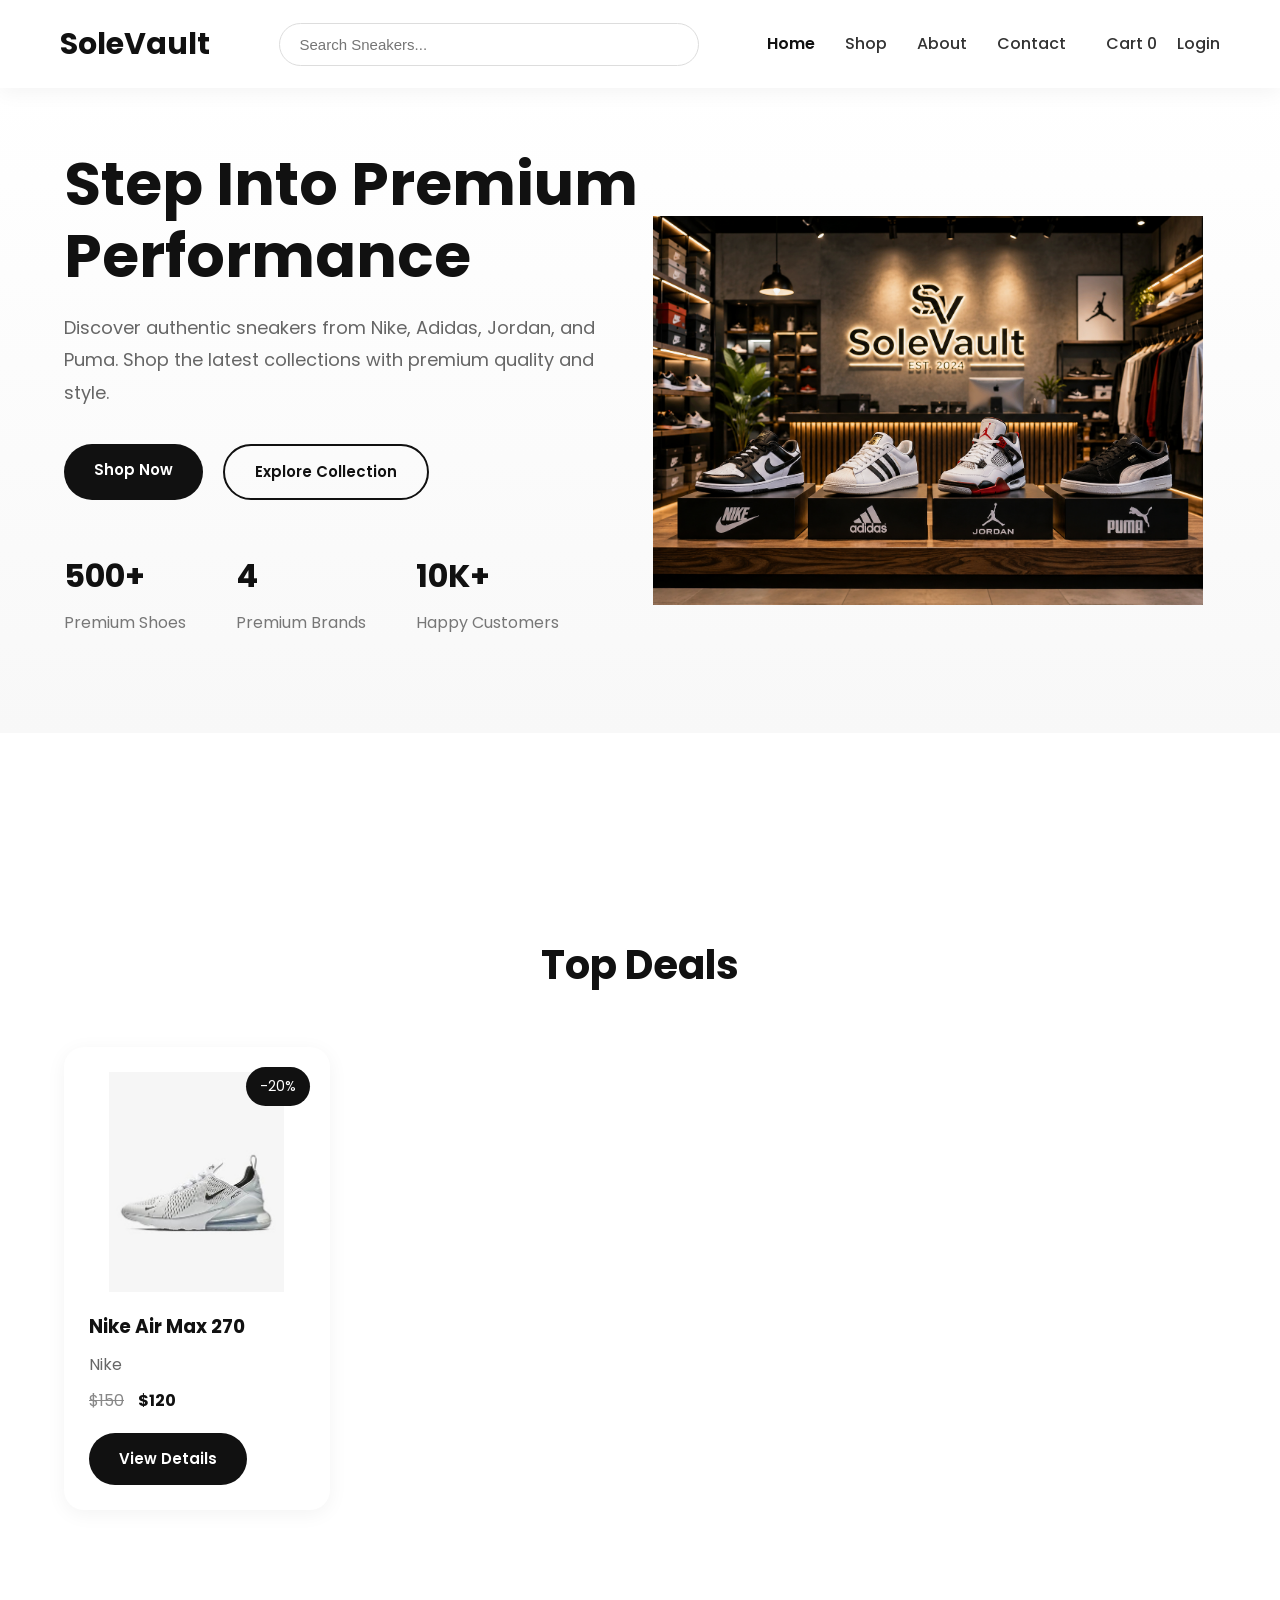
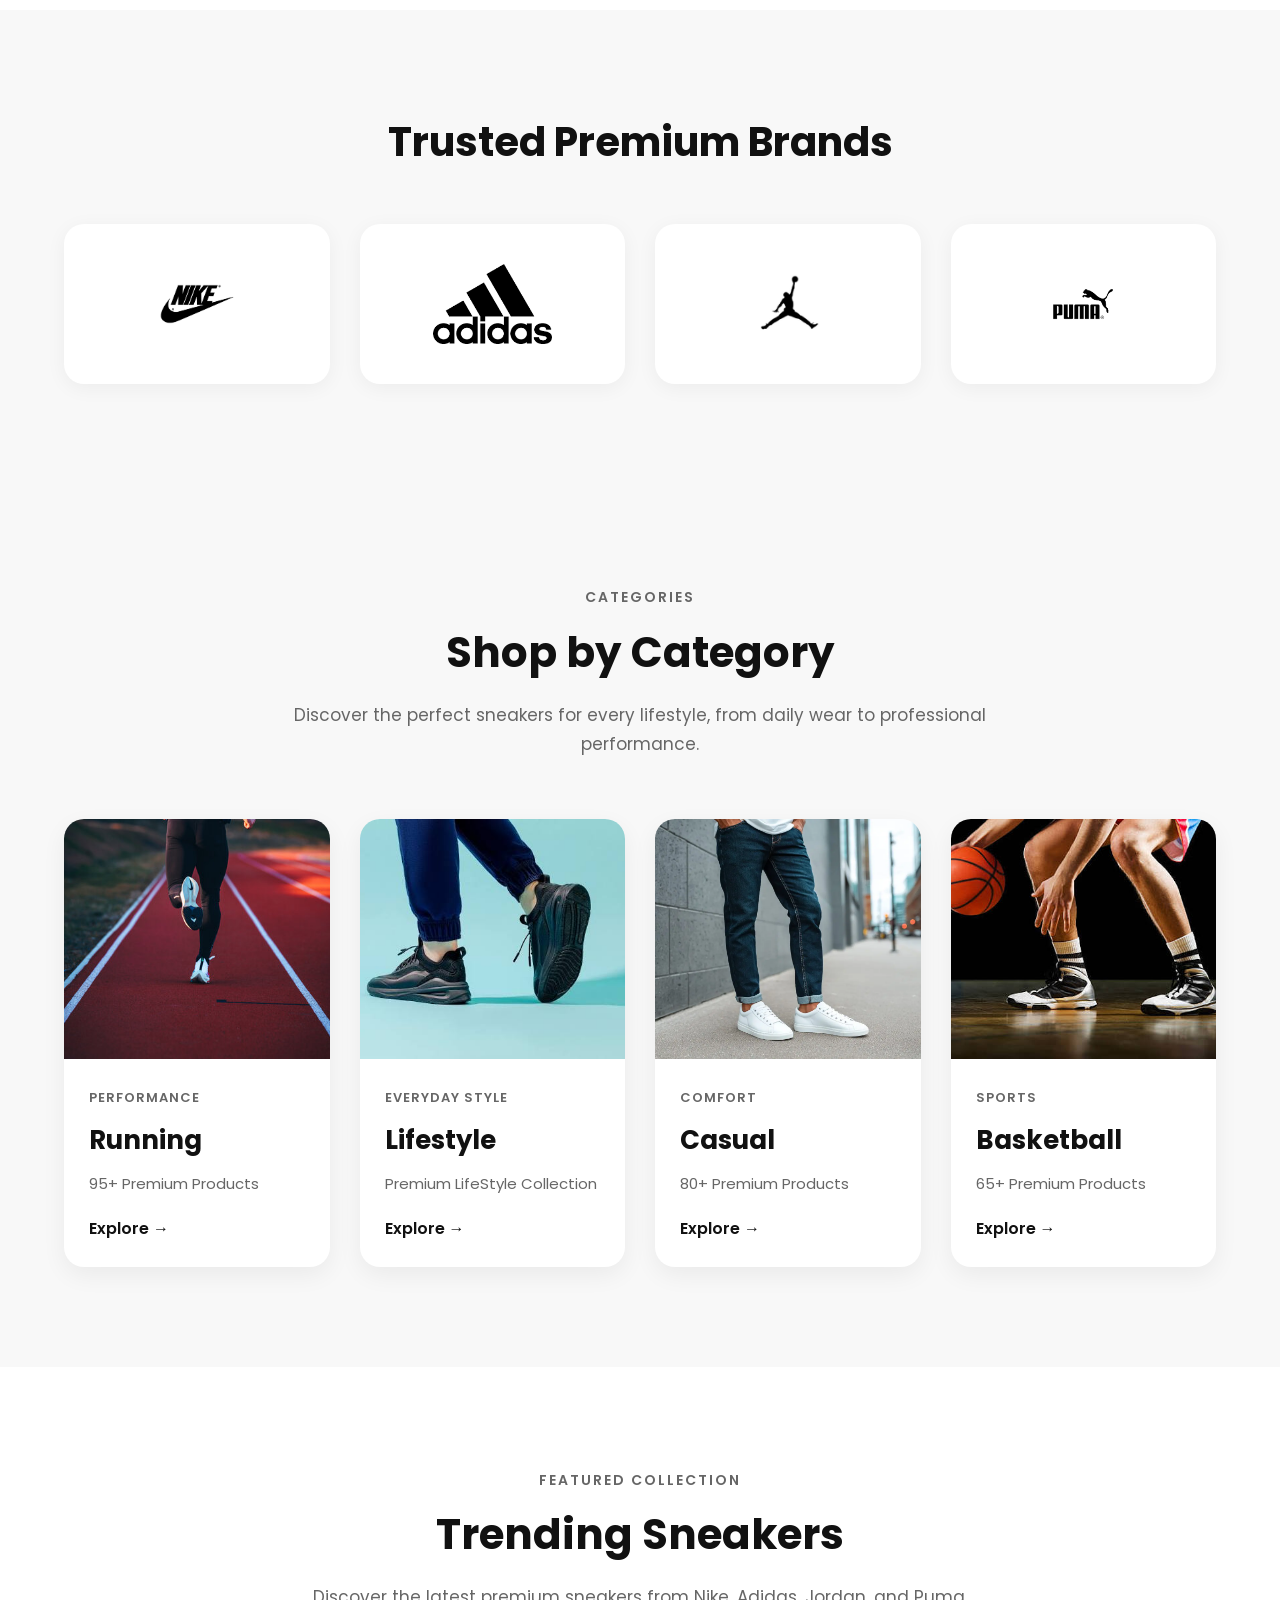
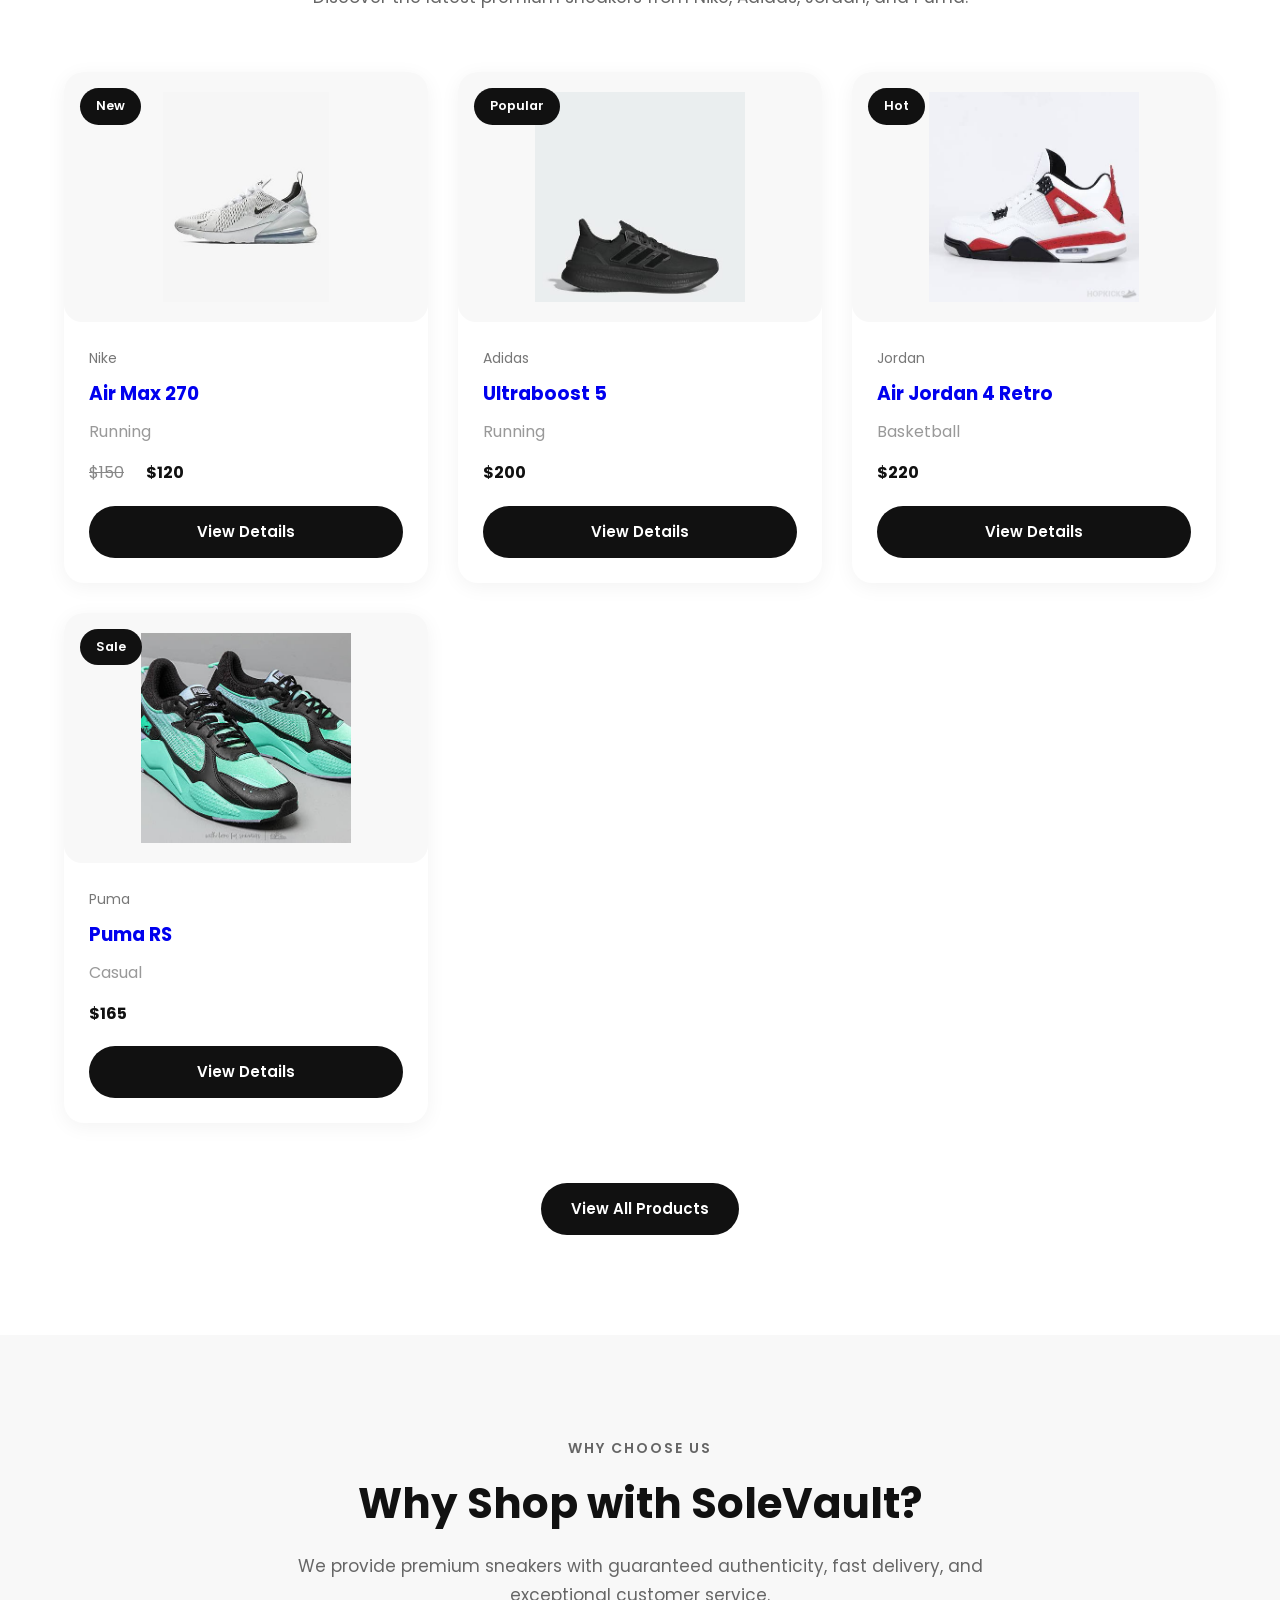
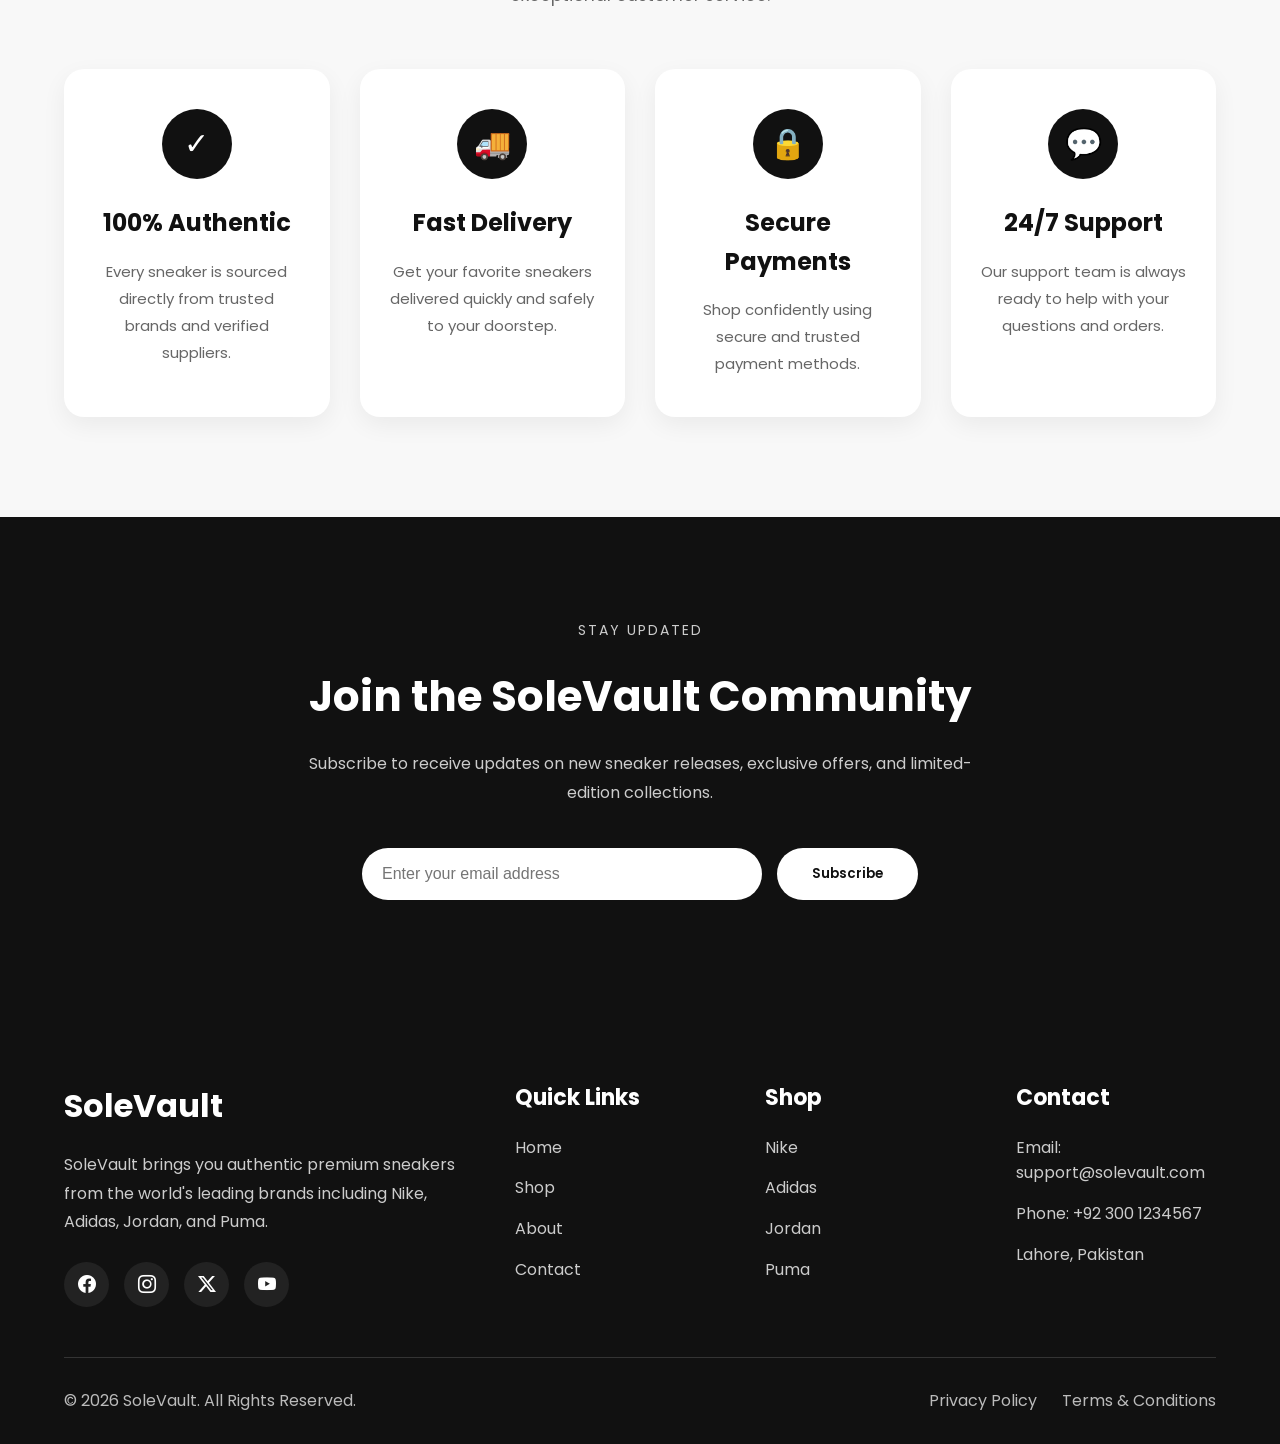
<file: index.html>
<!DOCTYPE html>
<html lang="en">

<head>
    <meta charset="UTF-8">
    <meta name="viewport" content="width=device-width, initial-scale=1.0">
    <link rel="preconnect" href="https://fonts.googleapis.com">
    <link rel="preconnect" href="https://fonts.gstatic.com" crossorigin>
    <link href="https://fonts.googleapis.com/css2?family=Poppins:wght@300;400;500;600;700;800&display=swap"
        rel="stylesheet">
    <link rel="stylesheet" href="https://cdn.jsdelivr.net/npm/bootstrap-icons@1.11.3/font/bootstrap-icons.min.css">
    <link rel="stylesheet" href="assets/css/style.css">
    <link rel="stylesheet" href="assets/css/home.css">
    <link rel="stylesheet" href="assets/css/responsive.css">
    <title>SoleVault | Premium Sneaker Store</title>
</head>

<body>

    <header>
        <nav class="navbar">
            <!-- Logo Section -->
            <div class="logo">
                <a href="index.html">SoleVault</a>
            </div>
            <!-- Search Section -->
            <div class="search-box">
                <input type="search" id="searchInput" placeholder="Search Sneakers..." aria-label="Search sneakers">
            </div>
            <!-- Menu Section -->
            <button class="nav-toggle" id="navToggle" aria-label="Toggle menu">
                <span></span><span></span><span></span>
            </button>
            <div class="nav-menu" id="navMenu">
                <ul class="nav-links">
                    <li><a class="active" href="index.html">Home</a></li>
                    <li><a href="pages/shop.html">Shop</a></li>
                    <li><a href="pages/about.html">About</a></li>
                    <li><a href="pages/contact.html">Contact</a></li>
                </ul>
                <div class="nav-icons">
                    <a href="pages/cart.html">Cart <span class="cart-count">0</span></a>
                    <a href="pages/login.html">Login</a>
                </div>
            </div>
        </nav>
    </header>

    <main>

        <!-- Hero Section -->
        <section class="hero">
            <div class="container hero-container">
                <div class="hero-content">
                    <h1>Step Into Premium Performance</h1>
                    <p>
                        Discover authentic sneakers from Nike, Adidas, Jordan, and Puma. Shop the latest collections
                        with premium quality and style.
                    </p>
                    <div class="hero-buttons">
                        <a href="pages/shop.html" class="btn-primary">Shop Now</a>
                        <a href="pages/shop.html" class="btn-secondary">Explore Collection</a>
                    </div>
                    <div class="hero-stats">
                        <div class="stat">
                            <h2>500+</h2>
                            <p>Premium Shoes</p>
                        </div>
                        <div class="stat">
                            <h2>4</h2>
                            <p>Premium Brands</p>
                        </div>
                        <div class="stat">
                            <h2>10K+</h2>
                            <p>Happy Customers</p>
                        </div>
                    </div>
                </div>
                <div class="hero-image">
                    <img src="assets/images/heros/hero.png" alt="Premium Sneakers">
                </div>
            </div>
        </section>

        <!-- Top Deals -->
        <section class="top-deals">
            <div class="container">
                <h2>Top Deals</h2>
                <div class="deal-grid">
                    <div class="deal-card">
                        <span class="discount">-20%</span>
                        <img src="assets/images/products/nike/air-max-270/nike-air-max-270-white.png"
                            alt="Nike Air Max">
                        <h3>Nike Air Max 270</h3>
                        <p class="brand">Nike</p>
                        <p class="price">
                            <span class="old-price">$150</span>
                            <span class="new-price">$120</span>
                        </p>
                        <a href="pages/product.html?id=1" class="btn-primary">View Details</a>
                    </div>
                </div>
            </div>
        </section>

        <!-- Shop by Brand -->
        <section class="brands">
            <div class="container">
                <h2>Trusted Premium Brands</h2>
                <div class="brand-grid">
                    <div class="brand-card">
                        <a href="pages/shop.html?brand=nike"></a>
                            <img src="assets/images/brands/nike-logo.png" alt="Nike">
                        </a>
                    </div>
                    <div class="brand-card">
                        <a href="pages/shop.html?brand=adidas"></a>
                            <img src="assets/images/brands/adidas-logo.png" alt="Adidas">
                    </div>
                    <div class="brand-card">
                        <a href="pages/shop.html?brand=jordan"></a>
                            <img src="assets/images/brands/jordan-logo.png" alt="Jordan">
                    </div>
                    <div class="brand-card">
                        <a href="pages/shop.html?brand=puma"></a>
                            <img src="assets/images/brands/puma-logo.png" alt="Puma">
                    </div>
                </div>
            </div>
        </section>

        <!-- =====================================================
             SHOP BY CATEGORY
        ===================================================== -->
        <section class="categories">
            <div class="container">
                <div class="section-title">
                    <span>Categories</span>
                    <h2>Shop by Category</h2>
                    <p>
                        Discover the perfect sneakers for every lifestyle, from daily wear
                        to professional performance.
                    </p>
                </div>
                <div class="category-grid">
                    <!-- Running -->
                    <div class="category-card">
                        <img src="assets/images/categories/running.png" alt="Running Shoes">
                        <div class="category-content">
                            <span>Performance</span>
                            <h3>Running</h3>
                            <p>95+ Premium Products</p>
                            <a href="pages/shop.html?category=running">Explore →</a>
                        </div>
                    </div>
                    <!-- Sneakers -->
                    <div class="category-card">
                        <img src="assets/images/categories/lifestyle.png" alt="Sneakers">
                        <div class="category-content">
                            <span>Everyday Style</span>
                            <h3>Lifestyle</h3>
                            <p>Premium LifeStyle Collection</p>
                            <a href="pages/shop.html?category=lifestyle">Explore →</a>
                        </div>
                    </div>
                    <!-- Casual -->
                    <div class="category-card">
                        <img src="assets/images/categories/casual.png" alt="Casual Shoes">
                        <div class="category-content">
                            <span>Comfort</span>
                            <h3>Casual</h3>
                            <p>80+ Premium Products</p>
                            <a href="pages/shop.html?category=casual">Explore →</a>
                        </div>
                    </div>
                    <!-- Basketball -->
                    <div class="category-card">
                        <img src="assets/images/categories/basketball.png" alt="Basketball Shoes">
                        <div class="category-content">
                            <span>Sports</span>
                            <h3>Basketball</h3>
                            <p>65+ Premium Products</p>
                            <a href="pages/shop.html?category=basketball">Explore →</a>
                        </div>
                    </div>
                </div>
            </div>
        </section>

        <!-- =====================================================
             FEATURED PRODUCTS
        ===================================================== -->
        <section class="featured-products">
            <div class="container">
                <div class="section-title">
                    <span>Featured Collection</span>
                    <h2>Trending Sneakers</h2>
                    <p>
                        Discover the latest premium sneakers from Nike, Adidas, Jordan, and Puma.
                    </p>
                </div>
                <div class="products-grid">
                    <!-- Nike -->
                    <div class="product-card">
                        <span class="product-badge">New</span>
                        <img src="assets/images/products/nike/air-max-270/nike-air-max-270-white.png"
                            alt="Nike Air Max 270" loading="lazy">
                        <div class="product-info">
                            <p class="product-brand">Nike</p>
                            <h3><a href="pages/product.html?id=1">Air Max 270</a></h3>
                            <p class="product-category">Running</p>
                            <div class="product-price">
                                <span class="old-price">$150</span>
                                <span class="new-price">$120</span>
                            </div>
                            <a href="pages/product.html?id=1" class="btn-primary">View Details</a>
                        </div>
                    </div>
                    <!-- Adidas -->
                    <div class="product-card">
                        <span class="product-badge">Popular</span>
                        <img src="assets/images/products/adidas/ultraboost-5/adidas-ultraboost-5-black.png"
                            alt="Adidas Ultraboost 5" loading="lazy">
                        <div class="product-info">
                            <p class="product-brand">Adidas</p>
                            <h3><a href="pages/product.html?id=2">Ultraboost 5</a></h3>
                            <p class="product-category">Running</p>
                            <div class="product-price">
                                <span class="new-price">$200</span>
                            </div>
                            <a href="pages/product.html?id=2" class="btn-primary">View Details</a>
                        </div>
                    </div>
                    <!-- Jordan -->
                    <div class="product-card">
                        <span class="product-badge">Hot</span>
                        <img src="assets/images/products/jordan/retro-4/air-jordan-4-retro-white.png" alt="Air Jordan 4 Retro"
                            loading="lazy">
                        <div class="product-info">
                            <p class="product-brand">Jordan</p>
                            <h3><a href="pages/product.html?id=3">Air Jordan 4 Retro</a></h3>
                            <p class="product-category">Basketball</p>
                            <div class="product-price">
                                <span class="new-price">$220</span>
                            </div>
                            <a href="pages/product.html?id=3" class="btn-primary">View Details</a>
                        </div>
                    </div>
                    <!-- Puma -->
                    <div class="product-card">
                        <span class="product-badge">Sale</span>
                        <img src="assets/images/products/puma/puma-rs/puma-rs-green.png" alt="Puma RS" loading="lazy">
                        <div class="product-info">
                            <p class="product-brand">Puma</p>
                            <h3><a href="pages/product.html?id=4">Puma RS</a></h3>
                            <p class="product-category">Casual</p>
                            <div class="product-price">
                                <span class="new-price">$165</span>
                            </div>
                            <a href="pages/product.html?id=4" class="btn-primary">View Details</a>
                        </div>
                    </div>
                </div>
                <div class="featured-btn">
                    <a href="pages/shop.html" class="btn-primary">View All Products</a>
                </div>
            </div>
        </section>

        <!-- =====================================================
             WHY CHOOSE US
        ===================================================== -->
        <section class="why-choose">
            <div class="container">
                <div class="section-title">
                    <span>Why Choose Us</span>
                    <h2>Why Shop with SoleVault?</h2>
                    <p>
                        We provide premium sneakers with guaranteed authenticity,
                        fast delivery, and exceptional customer service.
                    </p>
                </div>
                <div class="features-grid">
                    <!-- Feature 1 -->
                    <div class="feature-card">
                        <div class="feature-icon">✓</div>
                        <h3>100% Authentic</h3>
                        <p>Every sneaker is sourced directly from trusted brands and verified suppliers.</p>
                    </div>
                    <!-- Feature 2 -->
                    <div class="feature-card">
                        <div class="feature-icon">🚚</div>
                        <h3>Fast Delivery</h3>
                        <p>Get your favorite sneakers delivered quickly and safely to your doorstep.</p>
                    </div>
                    <!-- Feature 3 -->
                    <div class="feature-card">
                        <div class="feature-icon">🔒</div>
                        <h3>Secure Payments</h3>
                        <p>Shop confidently using secure and trusted payment methods.</p>
                    </div>
                    <!-- Feature 4 -->
                    <div class="feature-card">
                        <div class="feature-icon">💬</div>
                        <h3>24/7 Support</h3>
                        <p>Our support team is always ready to help with your questions and orders.</p>
                    </div>
                </div>
            </div>
        </section>

        <!-- =====================================================
             NEWSLETTER
        ===================================================== -->
        <section class="newsletter">
            <div class="container">
                <div class="newsletter-content">
                    <span>Stay Updated</span>
                    <h2>Join the SoleVault Community</h2>
                    <p>
                        Subscribe to receive updates on new sneaker releases,
                        exclusive offers, and limited-edition collections.
                    </p>
                    <form class="newsletter-form">
                        <input type="email" placeholder="Enter your email address" required>
                        <button type="submit">Subscribe</button>
                    </form>
                </div>
            </div>
        </section>

    </main>

    <!-- =====================================================
         FOOTER
    ===================================================== -->
    <footer class="footer">
        <div class="container">
            <div class="footer-grid">
                <!-- Company Info -->
                <div class="footer-column">
                    <h2 class="footer-logo">SoleVault</h2>
                    <p>
                        SoleVault brings you authentic premium sneakers from the
                        world's leading brands including Nike, Adidas, Jordan,
                        and Puma.
                    </p>
                    <div class="social-links">
                        <a href="https://www.facebook.com" target="_blank" rel="noopener noreferrer">
                            <i class="bi bi-facebook"></i>
                        </a>
                        <a href="https://www.instagram.com" target="_blank" rel="noopener noreferrer">
                            <i class="bi bi-instagram"></i>
                        </a>
                        <a href="https://www.x.com" target="_blank" rel="noopener noreferrer">
                            <i class="bi bi-twitter-x"></i>
                        </a>
                        <a href="https://www.youtube.com" target="_blank" rel="noopener noreferrer">
                            <i class="bi bi-youtube"></i>
                        </a>
                    </div>
                </div>
                <!-- Quick Links -->
                <div class="footer-column">
                    <h3>Quick Links</h3>
                    <ul>
                        <li><a href="index.html">Home</a></li>
                        <li><a href="pages/shop.html">Shop</a></li>
                        <li><a href="pages/about.html">About</a></li>
                        <li><a href="pages/contact.html">Contact</a></li>
                    </ul>
                </div>
                <!-- Shop -->
                <div class="footer-column">
                    <h3>Shop</h3>
                    <ul>
                        <li><a href="pages/shop.html?brand=nike">Nike</a></li>
                        <li><a href="pages/shop.html?brand=adidas">Adidas</a></li>
                        <li><a href="pages/shop.html?brand=jordan">Jordan</a></li>
                        <li><a href="pages/shop.html?brand=puma">Puma</a></li>
                    </ul>
                </div>
                <!-- Contact -->
                <div class="footer-column">
                    <h3>Contact</h3>
                    <ul>
                        <li>Email: support@solevault.com</li>
                        <li>Phone: +92 300 1234567</li>
                        <li>Lahore, Pakistan</li>
                    </ul>
                </div>
            </div>
            <div class="footer-bottom">
                <p>© 2026 SoleVault. All Rights Reserved.</p>
                <div class="footer-bottom-links">
                    <a href="#">Privacy Policy</a>
                    <a href="#">Terms &amp; Conditions</a>
                </div>
            </div>
        </div>
    </footer>

    <script src="assets/js/app.js"></script>
    <script src="assets/js/cart.js"></script>
    <script src="assets/js/products.js"></script>
    <script src="assets/js/search.js"></script>
</body>

</html>
</file>
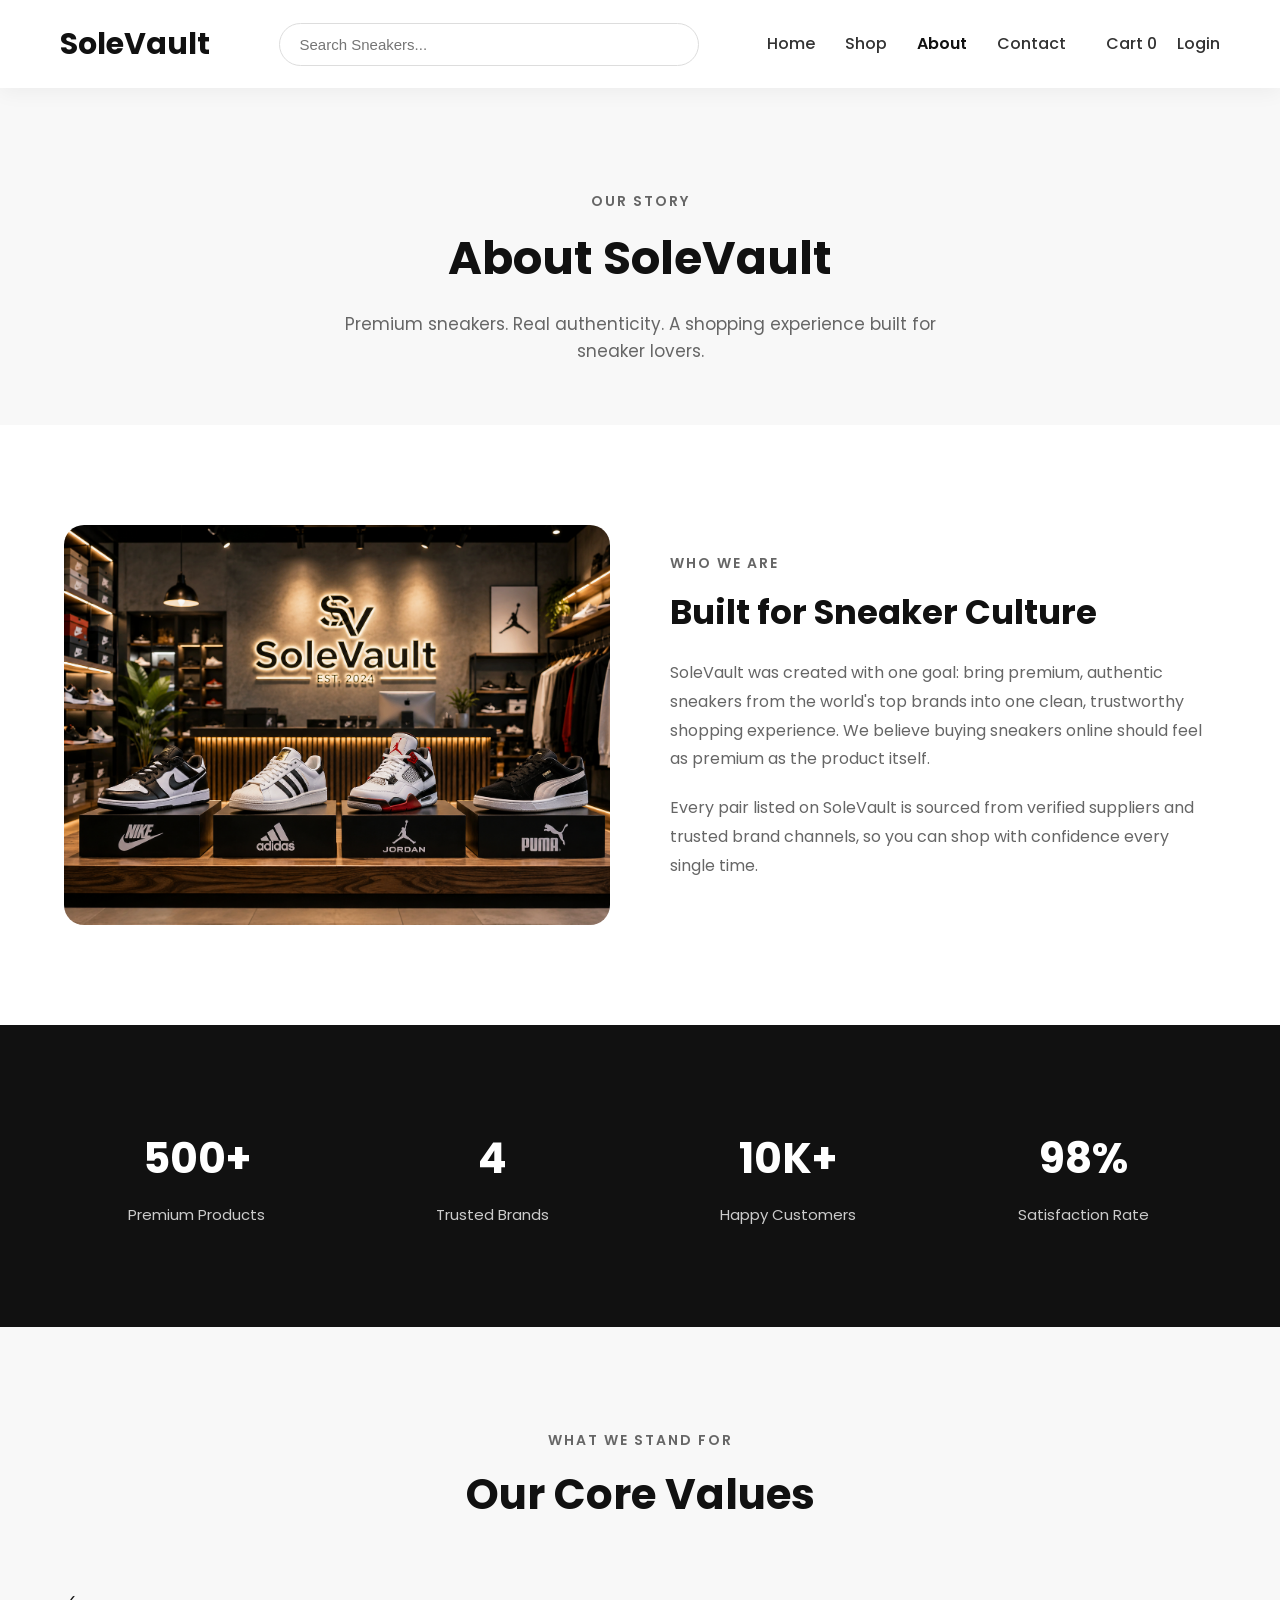
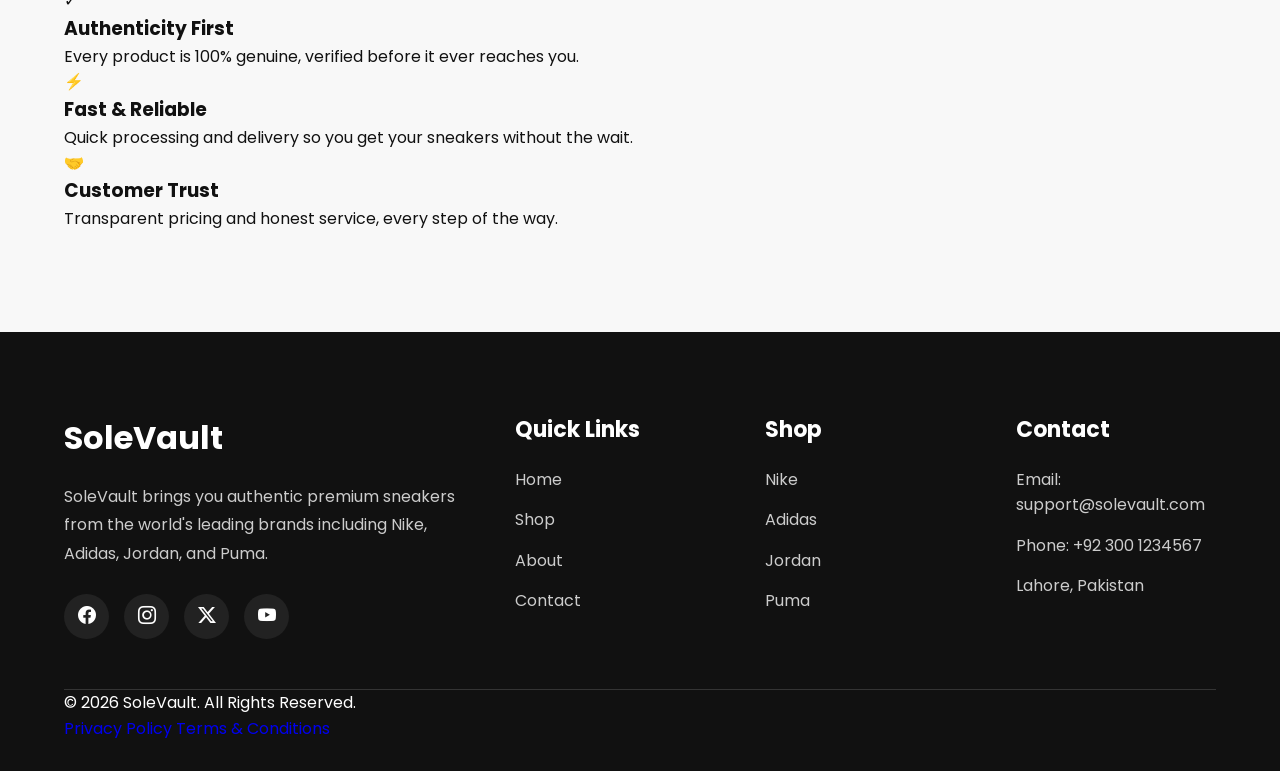
<file: pages/about.html>
<!DOCTYPE html>
<html lang="en">

<head>
    <meta charset="UTF-8">
    <meta name="viewport" content="width=device-width, initial-scale=1.0">
    <link rel="preconnect" href="https://fonts.googleapis.com">
    <link rel="preconnect" href="https://fonts.gstatic.com" crossorigin>
    <link href="https://fonts.googleapis.com/css2?family=Poppins:wght@300;400;500;600;700;800&display=swap"
        rel="stylesheet">
    <link rel="stylesheet" href="https://cdn.jsdelivr.net/npm/bootstrap-icons@1.11.3/font/bootstrap-icons.min.css">
    <link rel="stylesheet" href="../assets/css/style.css">
    <link rel="stylesheet" href="../assets/css/about.css">
    <link rel="stylesheet" href="../assets/css/responsive.css">
    <title>About Us | SoleVault</title>
</head>

<body>

    <header>
        <nav class="navbar">
            <div class="logo">
                <a href="../index.html">SoleVault</a>
            </div>
            <div class="search-box">
                <input type="search" id="searchInput" placeholder="Search Sneakers..." aria-label="Search sneakers">
            </div>

            <button class="nav-toggle" id="navToggle" aria-label="Toggle menu">
                <span></span><span></span><span></span>
            </button>
            <div class="nav-menu" id="navMenu">
                <ul class="nav-links">
                    <li><a href="../index.html">Home</a></li>
                    <li><a href="shop.html">Shop</a></li>
                    <li><a class="active" href="about.html">About</a></li>
                    <li><a href="contact.html">Contact</a></li>
                </ul>
                <div class="nav-icons">
                    <a href="cart.html">Cart <span class="cart-count">0</span></a>
                    <a href="login.html">Login</a>
                </div>
            </div>
        </nav>
    </header>

    <main>

        <!-- About Banner -->
        <section class="about-banner">
            <div class="container">
                <span>Our Story</span>
                <h1>About SoleVault</h1>
                <p>Premium sneakers. Real authenticity. A shopping experience built for sneaker lovers.</p>
            </div>
        </section>

        <!-- Our Story -->
        <section class="about-story">
            <div class="container about-story-layout">
                <div class="about-image">
                    <img src="../assets/images/heros/hero.png" alt="SoleVault Story">
                </div>
                <div class="about-text">
                    <span>Who We Are</span>
                    <h2>Built for Sneaker Culture</h2>
                    <p>
                        SoleVault was created with one goal: bring premium, authentic sneakers from the
                        world's top brands into one clean, trustworthy shopping experience. We believe
                        buying sneakers online should feel as premium as the product itself.
                    </p>
                    <p>
                        Every pair listed on SoleVault is sourced from verified suppliers and trusted
                        brand channels, so you can shop with confidence every single time.
                    </p>
                </div>
            </div>
        </section>

        <!-- Stats -->
        <section class="about-stats">
            <div class="container stats-grid">
                <div class="stat-box">
                    <h2>500+</h2>
                    <p>Premium Products</p>
                </div>
                <div class="stat-box">
                    <h2>4</h2>
                    <p>Trusted Brands</p>
                </div>
                <div class="stat-box">
                    <h2>10K+</h2>
                    <p>Happy Customers</p>
                </div>
                <div class="stat-box">
                    <h2>98%</h2>
                    <p>Satisfaction Rate</p>
                </div>
            </div>
        </section>

        <!-- Values -->
        <section class="about-values">
            <div class="container">
                <div class="section-title">
                    <span>What We Stand For</span>
                    <h2>Our Core Values</h2>
                </div>
                <div class="features-grid">
                    <div class="feature-card">
                        <div class="feature-icon">✓</div>
                        <h3>Authenticity First</h3>
                        <p>Every product is 100% genuine, verified before it ever reaches you.</p>
                    </div>
                    <div class="feature-card">
                        <div class="feature-icon">⚡</div>
                        <h3>Fast & Reliable</h3>
                        <p>Quick processing and delivery so you get your sneakers without the wait.</p>
                    </div>
                    <div class="feature-card">
                        <div class="feature-icon">🤝</div>
                        <h3>Customer Trust</h3>
                        <p>Transparent pricing and honest service, every step of the way.</p>
                    </div>
                </div>
            </div>
        </section>

    </main>

    <footer class="footer">
        <div class="container">
            <div class="footer-grid">
                <div class="footer-column">
                    <h2 class="footer-logo">SoleVault</h2>
                    <p>
                        SoleVault brings you authentic premium sneakers from the
                        world's leading brands including Nike, Adidas, Jordan,
                        and Puma.
                    </p>
                    <div class="social-links">
                        <a href="https://www.facebook.com" target="_blank" rel="noopener noreferrer">
                            <i class="bi bi-facebook"></i>
                        </a>
                        <a href="https://www.instagram.com" target="_blank" rel="noopener noreferrer">
                            <i class="bi bi-instagram"></i>
                        </a>
                        <a href="https://www.x.com" target="_blank" rel="noopener noreferrer">
                            <i class="bi bi-twitter-x"></i>
                        </a>
                        <a href="https://www.youtube.com" target="_blank" rel="noopener noreferrer">
                            <i class="bi bi-youtube"></i>
                        </a>
                    </div>
                </div>
                <div class="footer-column">
                    <h3>Quick Links</h3>
                    <ul>
                        <li><a href="../index.html">Home</a></li>
                        <li><a href="shop.html">Shop</a></li>
                        <li><a href="about.html">About</a></li>
                        <li><a href="contact.html">Contact</a></li>
                    </ul>
                </div>
                <div class="footer-column">
                    <h3>Shop</h3>
                    <ul>
                        <li><a href="shop.html?brand=nike">Nike</a></li>
                        <li><a href="shop.html?brand=adidas">Adidas</a></li>
                        <li><a href="shop.html?brand=jordan">Jordan</a></li>
                        <li><a href="shop.html?brand=puma">Puma</a></li>
                    </ul>
                </div>
                <div class="footer-column">
                    <h3>Contact</h3>
                    <ul>
                        <li>Email: support@solevault.com</li>
                        <li>Phone: +92 300 1234567</li>
                        <li>Lahore, Pakistan</li>
                    </ul>
                </div>
            </div>
            <div class="footer-bottom">
                <p>© 2026 SoleVault. All Rights Reserved.</p>
                <div class="footer-bottom-links">
                    <a href="#">Privacy Policy</a>
                    <a href="#">Terms &amp; Conditions</a>
                </div>
            </div>
        </div>
    </footer>

    <script src="../assets/js/app.js"></script>
    <script src="../assets/js/cart.js"></script>
</body>

</html>
</file>
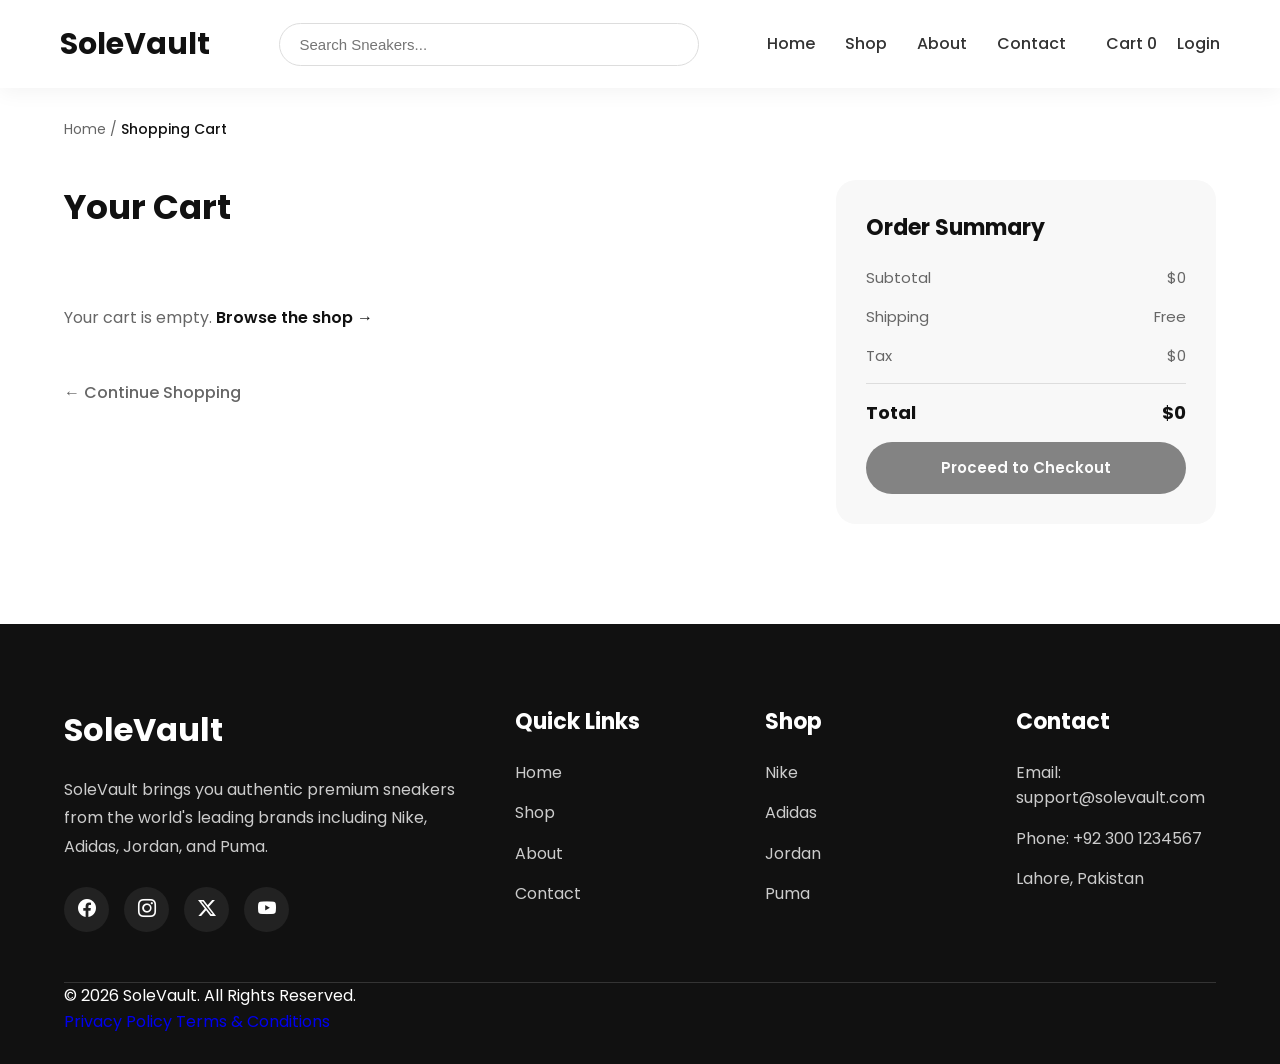
<file: pages/cart.html>
<!DOCTYPE html>
<html lang="en">

<head>
    <meta charset="UTF-8">
    <meta name="viewport" content="width=device-width, initial-scale=1.0">
    <link rel="preconnect" href="https://fonts.googleapis.com">
    <link rel="preconnect" href="https://fonts.gstatic.com" crossorigin>
    <link href="https://fonts.googleapis.com/css2?family=Poppins:wght@300;400;500;600;700;800&display=swap"
        rel="stylesheet">
    <link rel="stylesheet" href="https://cdn.jsdelivr.net/npm/bootstrap-icons@1.11.3/font/bootstrap-icons.min.css">
    <link rel="stylesheet" href="../assets/css/style.css">
    <link rel="stylesheet" href="../assets/css/cart.css">
    <link rel="stylesheet" href="../assets/css/responsive.css">
    <title>Your Cart | SoleVault</title>
</head>

<body>

    <header>
        <nav class="navbar">
            <div class="logo">
                <a href="../index.html">SoleVault</a>
            </div>
            <div class="search-box">
                <input type="search" id="searchInput" placeholder="Search Sneakers..." aria-label="Search sneakers">
            </div>
            <button class="nav-toggle" id="navToggle" aria-label="Toggle menu">
                <span></span><span></span><span></span>
            </button>
            <div class="nav-menu" id="navMenu">
                <ul class="nav-links">
                    <li><a href="../index.html">Home</a></li>
                    <li><a href="shop.html">Shop</a></li>
                    <li><a href="about.html">About</a></li>
                    <li><a href="contact.html">Contact</a></li>
                </ul>
                <div class="nav-icons">
                    <a class="active" href="cart.html">
                        Cart <span class="cart-count">0</span>
                    </a>

                    <a href="login.html">Login</a>
                </div>
            </div>
        </nav>
    </header>

    <main>

        <div class="container breadcrumb">
            <a href="../index.html">Home</a> / <span>Shopping Cart</span>
        </div>

        <section class="cart-section">
            <div class="container cart-layout">

                <!-- Cart Items -->
                <div class="cart-items">

                    <h1>Your Cart</h1>

                    <div id="cartItemsList">
                        <!-- Populated dynamically by cart.js -->
                    </div>

                    <a href="shop.html" class="continue-shopping">← Continue Shopping</a>

                </div>

                <!-- Order Summary -->
                <div class="cart-summary">
                    <h2>Order Summary</h2>

                    <div class="summary-row">
                        <span>Subtotal</span>
                        <span id="cartSubtotal">$0</span>
                    </div>
                    <div class="summary-row">
                        <span>Shipping</span>
                        <span>Free</span>
                    </div>
                    <div class="summary-row">
                        <span>Tax</span>
                        <span id="cartTax">$0</span>
                    </div>

                    <div class="summary-row summary-total">
                        <span>Total</span>
                        <span id="cartTotal">$0</span>
                    </div>

                    <a href="checkout.html" class="btn-primary checkout-btn" id="checkoutLink">Proceed to Checkout</a>
                </div>

            </div>
        </section>

    </main>

    <footer class="footer">
        <div class="container">
            <div class="footer-grid">
                <div class="footer-column">
                    <h2 class="footer-logo">SoleVault</h2>
                    <p>
                        SoleVault brings you authentic premium sneakers from the
                        world's leading brands including Nike, Adidas, Jordan,
                        and Puma.
                    </p>
                    <div class="social-links">
    <a href="https://www.facebook.com" target="_blank" rel="noopener noreferrer">
        <i class="bi bi-facebook"></i>
    </a>
    <a href="https://www.instagram.com" target="_blank" rel="noopener noreferrer">
        <i class="bi bi-instagram"></i>
    </a>
    <a href="https://www.x.com" target="_blank" rel="noopener noreferrer">
        <i class="bi bi-twitter-x"></i>
    </a>
    <a href="https://www.youtube.com" target="_blank" rel="noopener noreferrer">
        <i class="bi bi-youtube"></i>
    </a>
</div>
                </div>
                <div class="footer-column">
                    <h3>Quick Links</h3>
                    <ul>
                        <li><a href="../index.html">Home</a></li>
                        <li><a href="shop.html">Shop</a></li>
                        <li><a href="about.html">About</a></li>
                        <li><a href="contact.html">Contact</a></li>
                    </ul>
                </div>
                <div class="footer-column">
                    <h3>Shop</h3>
                    <ul>
                        <li><a href="shop.html?brand=nike">Nike</a></li>
<li><a href="shop.html?brand=adidas">Adidas</a></li>
<li><a href="shop.html?brand=jordan">Jordan</a></li>
<li><a href="shop.html?brand=puma">Puma</a></li>
                    </ul>
                </div>
                <div class="footer-column">
                    <h3>Contact</h3>
                    <ul>
                        <li>Email: support@solevault.com</li>
                        <li>Phone: +92 300 1234567</li>
                        <li>Lahore, Pakistan</li>
                    </ul>
                </div>
            </div>
            <div class="footer-bottom">
                <p>© 2026 SoleVault. All Rights Reserved.</p>
                <div class="footer-bottom-links">
                    <a href="#">Privacy Policy</a>
                    <a href="#">Terms &amp; Conditions</a>
                </div>
            </div>
        </div>
    </footer>

    <script src="../assets/js/app.js"></script>
    <script src="../assets/js/cart.js"></script>
</body>

</html>
</file>
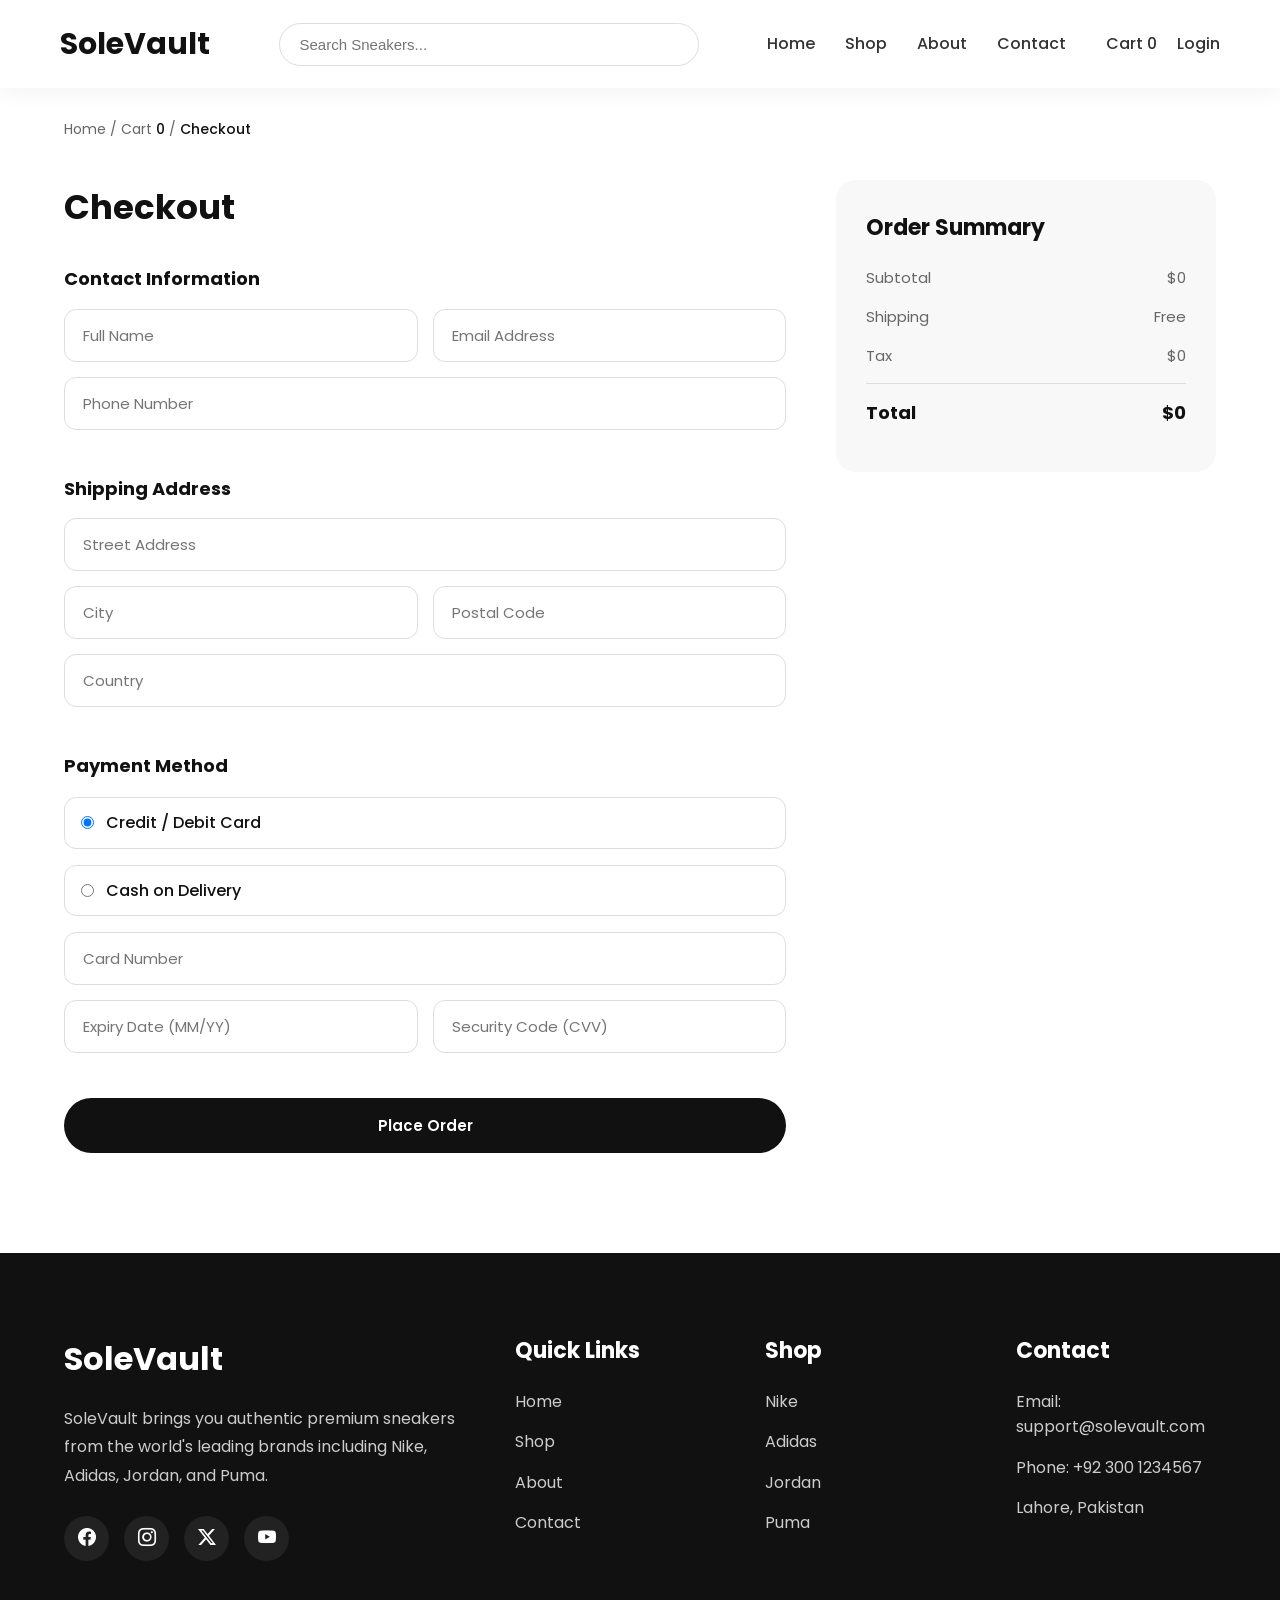
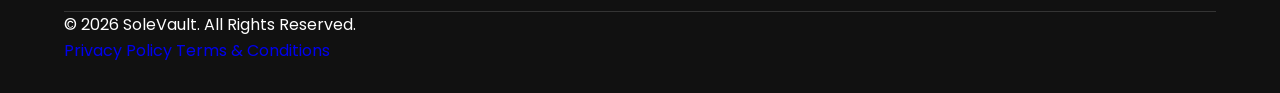
<file: pages/checkout.html>
<!DOCTYPE html>
<html lang="en">

<head>
    <meta charset="UTF-8">
    <meta name="viewport" content="width=device-width, initial-scale=1.0">
    <link rel="preconnect" href="https://fonts.googleapis.com">
    <link rel="preconnect" href="https://fonts.gstatic.com" crossorigin>
    <link href="https://fonts.googleapis.com/css2?family=Poppins:wght@300;400;500;600;700;800&display=swap"
        rel="stylesheet">
    <link rel="stylesheet" href="https://cdn.jsdelivr.net/npm/bootstrap-icons@1.11.3/font/bootstrap-icons.min.css">
    <link rel="stylesheet" href="../assets/css/style.css">
    <link rel="stylesheet" href="../assets/css/cart.css">
    <link rel="stylesheet" href="../assets/css/responsive.css">
    <title>Checkout | SoleVault</title>
</head>

<body>

    <header>
        <nav class="navbar">
            <div class="logo">
                <a href="../index.html">SoleVault</a>
            </div>
            <div class="search-box">
                <input type="search" id="searchInput" placeholder="Search Sneakers..." aria-label="Search sneakers">
            </div>
            <button class="nav-toggle" id="navToggle" aria-label="Toggle menu">
                <span></span><span></span><span></span>
            </button>
            <div class="nav-menu" id="navMenu">
                <ul class="nav-links">
                    <li><a href="../index.html">Home</a></li>
                    <li><a href="shop.html">Shop</a></li>
                    <li><a href="about.html">About</a></li>
                    <li><a href="contact.html">Contact</a></li>
                </ul>
                <div class="nav-icons">
                    <a href="cart.html">Cart <span class="cart-count">0</span></a>
                    <a href="#">Login</a>
                </div>
            </div>
        </nav>
    </header>

    <main>

        <div class="container breadcrumb">
            <a href="../index.html">Home</a> / <a href="cart.html">Cart <span class="cart-count">0</span></a> /
            <span>Checkout</span>
        </div>

        <section class="checkout-section">
            <div class="container checkout-layout">

                <!-- Checkout Form -->
                <form class="checkout-form" id="checkoutForm">

                    <h1>Checkout</h1>

                    <div class="form-block">
                        <h3>Contact Information</h3>
                        <div class="form-row">
                            <input type="text" name="fullName" placeholder="Full Name" required>
                            <input type="email" placeholder="Email Address" required>
                        </div>
                        <input type="tel" placeholder="Phone Number" required>
                    </div>

                    <div class="form-block">
                        <h3>Shipping Address</h3>
                        <input type="text" placeholder="Street Address" required>
                        <div class="form-row">
                            <input type="text" placeholder="City" required>
                            <input type="text" placeholder="Postal Code" required>
                        </div>
                        <input type="text" placeholder="Country" required>
                    </div>

                    <div class="form-block payment-method">
                        <h3>Payment Method</h3>

                        <label class="payment-option">
                            <input type="radio" id="cardPayment" name="payment" value="card" checked>
                             <span>Credit / Debit Card</span>
                        </label>

                        <label class="payment-option">
                            <input type="radio" id="codPayment" name="payment" value="cod">
                           <span> Cash on Delivery </span>
                        </label>

                        <div class="card-fields" id="cardFields">
                            <input type="text" id="cardNumber" placeholder="Card Number">

                            <div class="form-row">
                                <input type="text" id="expiry" placeholder="Expiry Date (MM/YY)">

                                <input type="text" id="cvv" placeholder="Security Code (CVV)">
                            </div>
                        </div>

                    </div>

                    <button type="submit" class="btn-primary place-order-btn">Place Order</button>

                </form>

                <!-- Order Summary -->
                <div class="checkout-summary">
                    <h2>Order Summary</h2>

                    <div id="checkoutItemsList">
                        <!-- Populated dynamically by cart.js -->
                    </div>

                    <div class="summary-row">
                        <span>Subtotal</span>
                        <span id="checkoutSubtotal">$0</span>
                    </div>
                    <div class="summary-row">
                        <span>Shipping</span>
                        <span>Free</span>
                    </div>
                    <div class="summary-row">
                        <span>Tax</span>
                        <span id="checkoutTax">$0</span>
                    </div>
                    <div class="summary-row summary-total">
                        <span>Total</span>
                        <span id="checkoutTotal">$0</span>
                    </div>
                </div>

            </div>
        </section>

    </main>

    <footer class="footer">
        <div class="container">
            <div class="footer-grid">
                <div class="footer-column">
                    <h2 class="footer-logo">SoleVault</h2>
                    <p>
                        SoleVault brings you authentic premium sneakers from the
                        world's leading brands including Nike, Adidas, Jordan,
                        and Puma.
                    </p>
                    <div class="social-links">
                        <a href="https://www.facebook.com" target="_blank" rel="noopener noreferrer">
                            <i class="bi bi-facebook"></i>
                        </a>
                        <a href="https://www.instagram.com" target="_blank" rel="noopener noreferrer">
                            <i class="bi bi-instagram"></i>
                        </a>
                        <a href="https://www.x.com" target="_blank" rel="noopener noreferrer">
                            <i class="bi bi-twitter-x"></i>
                        </a>
                        <a href="https://www.youtube.com" target="_blank" rel="noopener noreferrer">
                            <i class="bi bi-youtube"></i>
                        </a>
                    </div>
                </div>
                <div class="footer-column">
                    <h3>Quick Links</h3>
                    <ul>
                        <li><a href="../index.html">Home</a></li>
                        <li><a href="shop.html">Shop</a></li>
                        <li><a href="about.html">About</a></li>
                        <li><a href="contact.html">Contact</a></li>
                    </ul>
                </div>
                <div class="footer-column">
                    <h3>Shop</h3>
                    <ul>
                        <li><a href="shop.html?brand=nike">Nike</a></li>
                        <li><a href="shop.html?brand=adidas">Adidas</a></li>
                        <li><a href="shop.html?brand=jordan">Jordan</a></li>
                        <li><a href="shop.html?brand=puma">Puma</a></li>
                    </ul>
                </div>
                <div class="footer-column">
                    <h3>Contact</h3>
                    <ul>
                        <li>Email: support@solevault.com</li>
                        <li>Phone: +92 300 1234567</li>
                        <li>Lahore, Pakistan</li>
                    </ul>
                </div>
            </div>
            <div class="footer-bottom">
                <p>© 2026 SoleVault. All Rights Reserved.</p>
                <div class="footer-bottom-links">
                    <a href="#">Privacy Policy</a>
                    <a href="#">Terms &amp; Conditions</a>
                </div>
            </div>
        </div>
    </footer>

    <script src="../assets/js/app.js"></script>
    <script src="../assets/js/cart.js"></script>
</body>

</html>
</file>
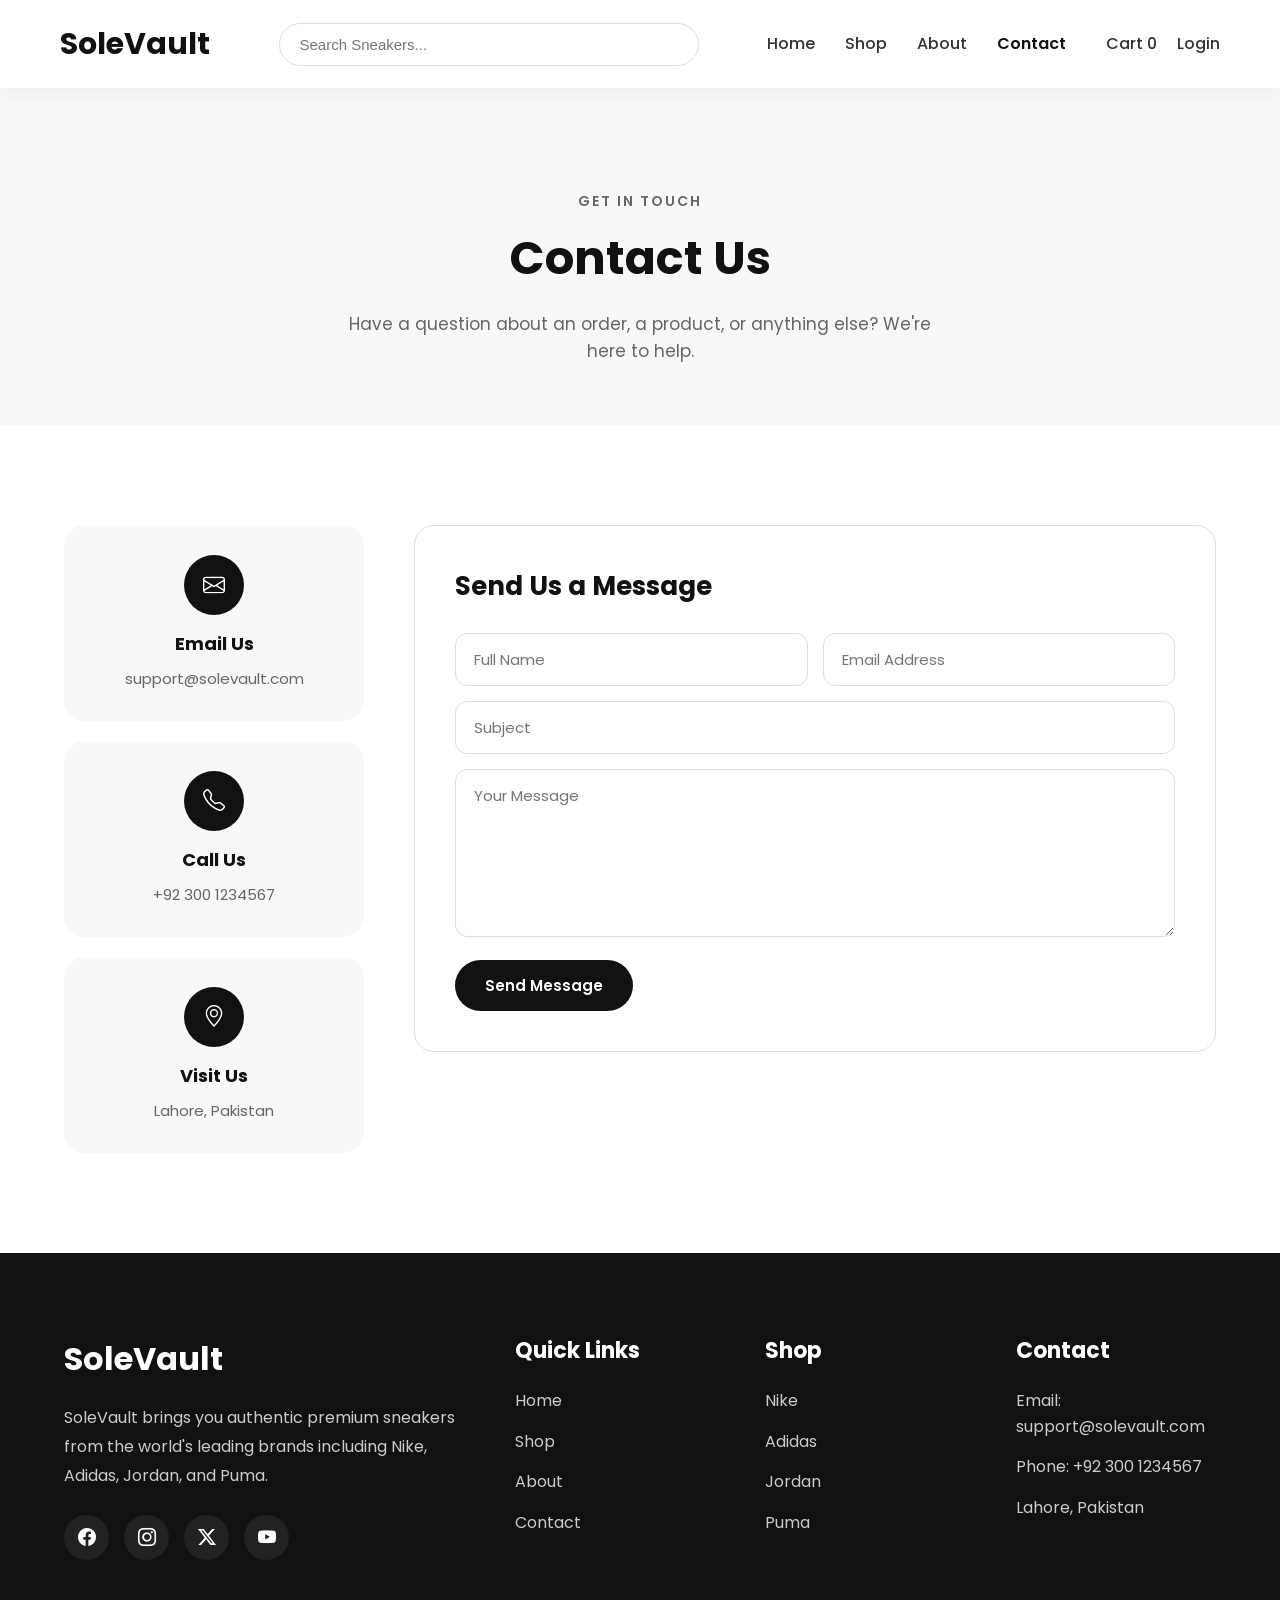
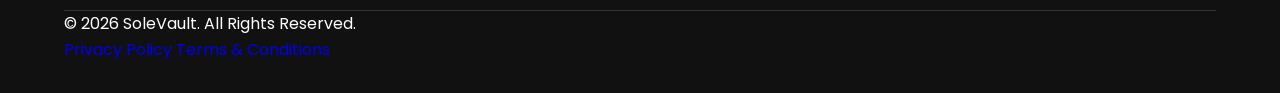
<file: pages/contact.html>
<!DOCTYPE html>
<html lang="en">

<head>
    <meta charset="UTF-8">
    <meta name="viewport" content="width=device-width, initial-scale=1.0">
    <link rel="preconnect" href="https://fonts.googleapis.com">
    <link rel="preconnect" href="https://fonts.gstatic.com" crossorigin>
    <link href="https://fonts.googleapis.com/css2?family=Poppins:wght@300;400;500;600;700;800&display=swap"
        rel="stylesheet">
    <link rel="stylesheet" href="https://cdn.jsdelivr.net/npm/bootstrap-icons@1.11.3/font/bootstrap-icons.min.css">
    <link rel="stylesheet" href="../assets/css/style.css">
    <link rel="stylesheet" href="../assets/css/about.css">
    <link rel="stylesheet" href="../assets/css/responsive.css">
    <title>Contact Us | SoleVault</title>
</head>

<body>

    <header>
        <nav class="navbar">
            <div class="logo">
                <a href="../index.html">SoleVault</a>
            </div>
            <div class="search-box">
                <input type="search" id="searchInput" placeholder="Search Sneakers..." aria-label="Search sneakers">
            </div>
            <button class="nav-toggle" id="navToggle" aria-label="Toggle menu">
                <span></span><span></span><span></span>
            </button>
            <div class="nav-menu" id="navMenu">
                <ul class="nav-links">
                    <li><a href="../index.html">Home</a></li>
                    <li><a href="shop.html">Shop</a></li>
                    <li><a href="about.html">About</a></li>
                    <li><a class="active" href="contact.html">Contact</a></li>
                </ul>
                <div class="nav-icons">
                    <a href="cart.html">Cart <span class="cart-count">0</span></a>
                    <a href="#">Login</a>
                </div>
            </div>
        </nav>
    </header>

    <main>

        <!-- Contact Banner -->
        <section class="about-banner">
            <div class="container">
                <span>Get In Touch</span>
                <h1>Contact Us</h1>
                <p>Have a question about an order, a product, or anything else? We're here to help.</p>
            </div>
        </section>

        <!-- Contact Main -->
        <section class="contact-section">
            <div class="container contact-layout">

                <!-- Contact Info -->
                <div class="contact-info">

                    <div class="contact-info-card">
                        <div class="feature-icon"><i class="bi bi-envelope"></i></div>
                        <h3>Email Us</h3>
                        <p>support@solevault.com</p>
                    </div>

                    <div class="contact-info-card">
                        <div class="feature-icon"><i class="bi bi-telephone"></i></div>
                        <h3>Call Us</h3>
                        <p>+92 300 1234567</p>
                    </div>

                    <div class="contact-info-card">
                        <div class="feature-icon"><i class="bi bi-geo-alt"></i></div>
                        <h3>Visit Us</h3>
                        <p>Lahore, Pakistan</p>
                    </div>

                </div>

                <!-- Contact Form -->
                <form class="contact-form" id="contactForm" autocomplete="off">
                    <h2>Send Us a Message</h2>

                    <div class="form-row">
                        <input type="text" name="fullName" placeholder="Full Name" required>
                        <input type="email" name="email" placeholder="Email Address" required>
                    </div>

                    <input type="text" name="subject" placeholder="Subject" required>

                    <textarea name="message" placeholder="Your Message" rows="6" required></textarea>
                    <button type="submit" class="btn-primary">Send Message</button>
                </form>

            </div>
        </section>

    </main>

    <footer class="footer">
        <div class="container">
            <div class="footer-grid">
                <div class="footer-column">
                    <h2 class="footer-logo">SoleVault</h2>
                    <p>
                        SoleVault brings you authentic premium sneakers from the
                        world's leading brands including Nike, Adidas, Jordan,
                        and Puma.
                    </p>
                    <div class="social-links">
    <a href="https://www.facebook.com" target="_blank" rel="noopener noreferrer">
        <i class="bi bi-facebook"></i>
    </a>
    <a href="https://www.instagram.com" target="_blank" rel="noopener noreferrer">
        <i class="bi bi-instagram"></i>
    </a>
    <a href="https://www.x.com" target="_blank" rel="noopener noreferrer">
        <i class="bi bi-twitter-x"></i>
    </a>
    <a href="https://www.youtube.com" target="_blank" rel="noopener noreferrer">
        <i class="bi bi-youtube"></i>
    </a>
</div>
                </div>
                <div class="footer-column">
                    <h3>Quick Links</h3>
                    <ul>
                        <li><a href="../index.html">Home</a></li>
                        <li><a href="shop.html">Shop</a></li>
                        <li><a href="about.html">About</a></li>
                        <li><a href="contact.html">Contact</a></li>
                    </ul>
                </div>
                <div class="footer-column">
                    <h3>Shop</h3>
                    <ul>
                        <li><a href="shop.html?brand=nike">Nike</a></li>
<li><a href="shop.html?brand=adidas">Adidas</a></li>
<li><a href="shop.html?brand=jordan">Jordan</a></li>
<li><a href="shop.html?brand=puma">Puma</a></li>
                    </ul>
                </div>
                <div class="footer-column">
                    <h3>Contact</h3>
                    <ul>
                        <li>Email: support@solevault.com</li>
                        <li>Phone: +92 300 1234567</li>
                        <li>Lahore, Pakistan</li>
                    </ul>
                </div>
            </div>
            <div class="footer-bottom">
                <p>© 2026 SoleVault. All Rights Reserved.</p>
                <div class="footer-bottom-links">
                    <a href="#">Privacy Policy</a>
                    <a href="#">Terms &amp; Conditions</a>
                </div>
            </div>
        </div>
    </footer>

    <script src="../assets/js/app.js"></script>
    <script src="../assets/js/cart.js"></script>
</body>

</html>
</file>
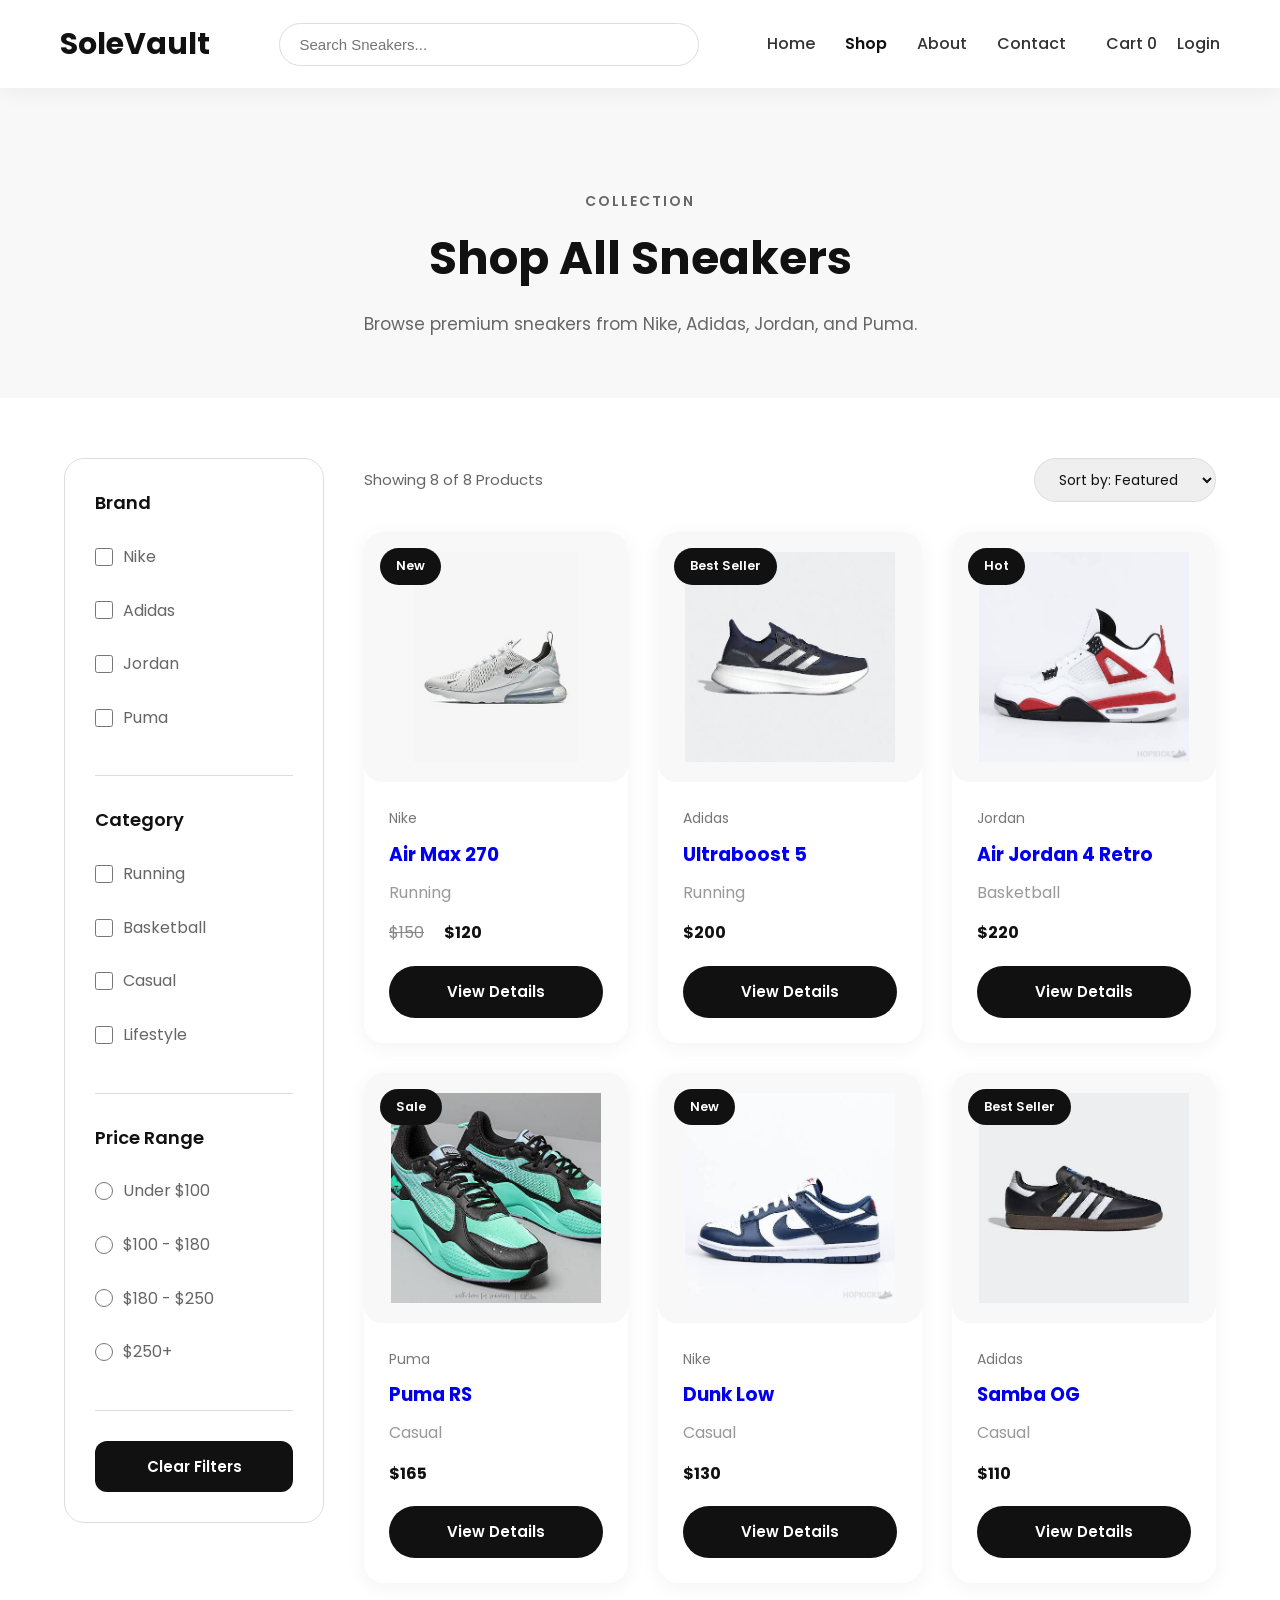
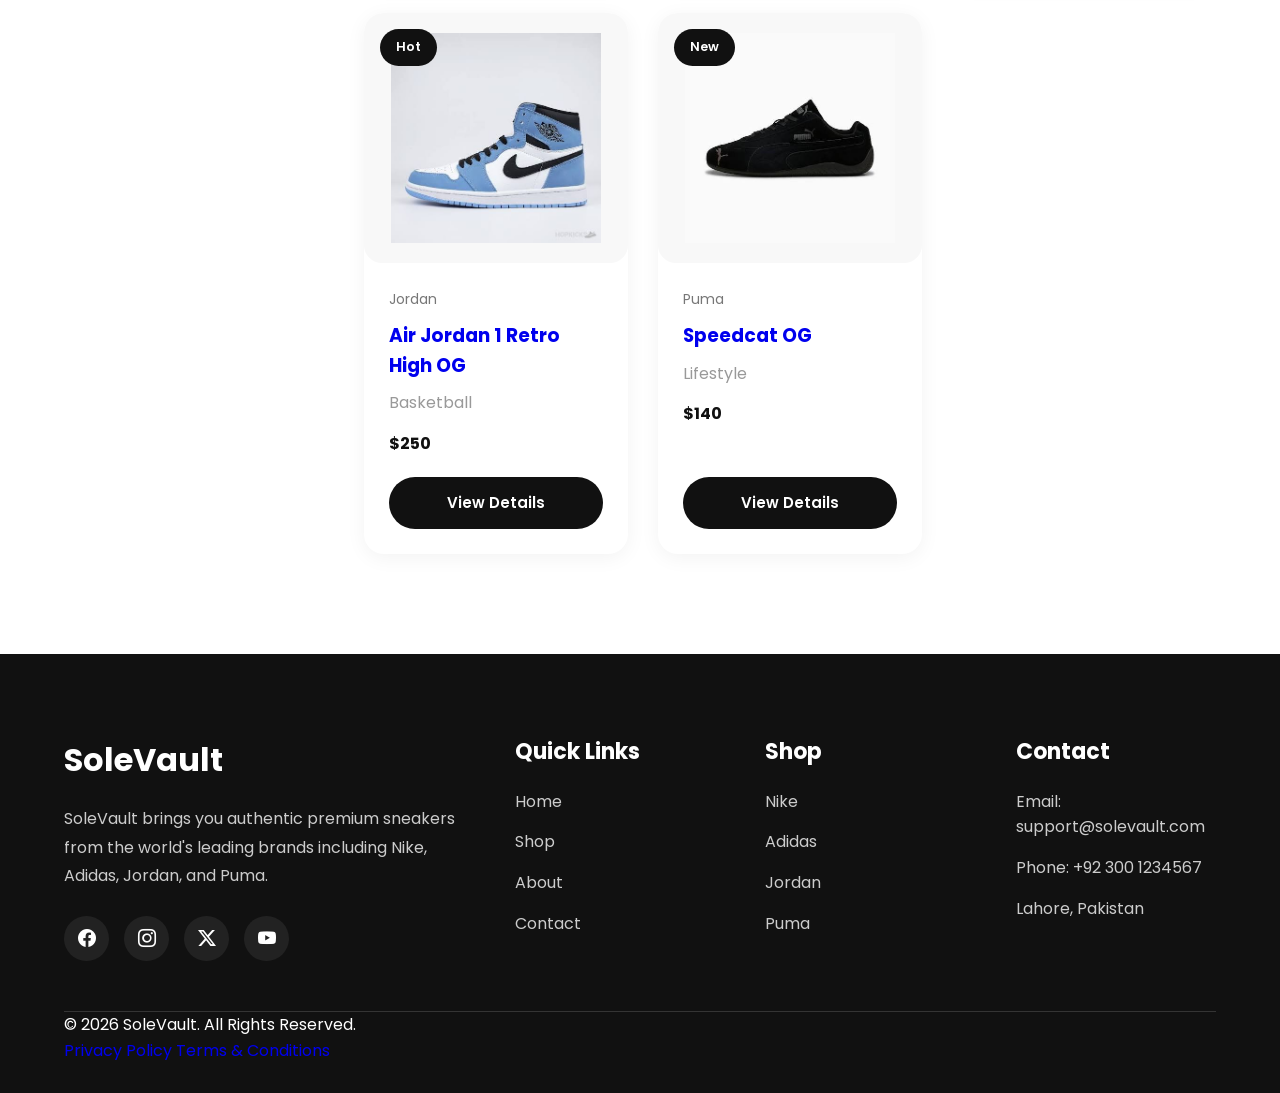
<file: pages/shop.html>
<!DOCTYPE html>
<html lang="en">

<head>
    <meta charset="UTF-8">
    <meta name="viewport" content="width=device-width, initial-scale=1.0">
    <link rel="preconnect" href="https://fonts.googleapis.com">
    <link rel="preconnect" href="https://fonts.gstatic.com" crossorigin>
    <link href="https://fonts.googleapis.com/css2?family=Poppins:wght@300;400;500;600;700;800&display=swap"
        rel="stylesheet">
    <link rel="stylesheet" href="https://cdn.jsdelivr.net/npm/bootstrap-icons@1.11.3/font/bootstrap-icons.min.css">
    <link rel="stylesheet" href="../assets/css/style.css">
    <link rel="stylesheet" href="../assets/css/shop.css">
    <link rel="stylesheet" href="../assets/css/responsive.css">
    <title>Shop | SoleVault</title>
</head>

<body>

    <header>
        <nav class="navbar">
            <div class="logo">
                <a href="../index.html">SoleVault</a>
            </div>
            <div class="search-box">

                <input type="search" id="searchInput" placeholder="Search Sneakers..." aria-label="Search sneakers">
            </div>
            <button class="nav-toggle" id="navToggle" aria-label="Toggle menu">
                <span></span><span></span><span></span>
            </button>
            <div class="nav-menu" id="navMenu">
                <ul class="nav-links">
                    <li><a href="../index.html">Home</a></li>
                    <li><a class="active" href="shop.html">Shop</a></li>
                    <li><a href="about.html">About</a></li>
                    <li><a href="contact.html">Contact</a></li>
                </ul>
                <div class="nav-icons">
                    <a href="cart.html">Cart <span class="cart-count">0</span></a>
                    <a href="login.html">Login</a>
                </div>
            </div>
        </nav>
    </header>

    <main>

        <!-- Shop Header Banner -->
        <section class="shop-banner">
            <div class="container">
                <span>Collection</span>
                <h1>Shop All Sneakers</h1>
                <p>Browse premium sneakers from Nike, Adidas, Jordan, and Puma.</p>
            </div>
        </section>

        <!-- Shop Main -->
        <section class="shop-main">
            <div class="container shop-layout">

                <!-- Sidebar Filters -->
                <aside class="shop-sidebar">

                    <fieldset class="filter-group">
                        <legend>Brand</legend>
                        <div>
                            <input type="checkbox" id="nike" name="brand" value="nike">
                            <label for="nike">Nike</label>
                        </div>
                        <div>
                            <input type="checkbox" id="adidas" name="brand" value="adidas">
                            <label for="adidas">Adidas</label>
                        </div>
                        <div>
                            <input type="checkbox" id="jordan" name="brand" value="jordan">
                            <label for="jordan">Jordan</label>
                        </div>
                        <div>
                            <input type="checkbox" id="puma" name="brand" value="puma">
                            <label for="puma">Puma</label>
                        </div>

                    </fieldset>

                    <fieldset class="filter-group">
                        <legend>Category</legend>
                        <div>
                            <input type="checkbox" id="running" name="category" value="running">
                            <label for="running">Running</label>
                        </div>
                        <div>
                            <input type="checkbox" id="basketball" name="category" value="basketball">
                            <label for="basketball">Basketball</label>
                        </div>
                        <div>
                            <input type="checkbox" id="casual" name="category" value="casual">
                            <label for="casual">Casual</label>
                        </div>
                        <div>
                            <input type="checkbox" id="lifestyle" name="category" value="lifestyle">
                            <label for="lifestyle">Lifestyle</label>
                        </div>
                    </fieldset>

                    <fieldset class="filter-group">
                        <legend>Price Range</legend>
                        <div>
                            <input type="radio" id="under100" name="price" value="under100">
                            <label for="under100">Under $100</label>
                        </div>
                        <div>
                            <input type="radio" id="100-180" name="price" value="100-180">
                            <label for="100-180">$100 - $180</label>
                        </div>
                        <div>
                            <input type="radio" id="180-250" name="price" value="180-250">
                            <label for="180-250">$180 - $250</label>
                        </div>
                        <div>
                            <input type="radio" id="250plus" name="price" value="250plus">
                            <label for="250plus">$250+</label>
                        </div>
                    </fieldset>

                    <button class="btn-primary filter-clear">Clear Filters</button>

                </aside>

                <!-- Product Grid -->
                <div class="shop-products">

                    <div class="shop-toolbar">
                        <p class="results-count" id="resultsCount">
                            Showing 8 of 8 Products
                        </p>
                        <select class="sort-select" id="sortProducts">
                            <option value="featured">Sort by: Featured</option>
                            <option value="price-low">Price: Low to High</option>
                            <option value="price-high">Price: High to Low</option>
                            <option value="newest">Newest First</option>
                        </select>
                    </div>

                    <div class="products-grid shop-grid">

                        <div class="product-card">
                            <span class="product-badge">New</span>
                            <img src="../assets/images/products/nike/air-max-270/nike-air-max-270-white.png"
                                alt="Nike Air Max 270" loading="lazy">
                            <div class="product-info">
                                <p class="product-brand">Nike</p>
                                <h3><a href="product.html?id=1">Air Max 270</a></h3>
                                <p class="product-category">Running</p>
                                <div class="product-price">
                                    <span class="old-price">$150</span>
                                    <span class="new-price">$120</span>
                                </div>
                                <a href="product.html?id=1" class="btn-primary">View Details</a>
                            </div>
                        </div>

                        <div class="product-card">
                            <span class="product-badge">Best Seller</span>
                            <img src="../assets/images/products/adidas/ultraboost-5/adidas-ultraboost-5-black-white.png"
                                alt="Adidas Ultraboost 5" loading="lazy">
                            <div class="product-info">
                                <p class="product-brand">Adidas</p>
                                <h3><a href="product.html?id=2">Ultraboost 5</a></h3>
                                <p class="product-category">Running</p>
                                <div class="product-price"><span class="new-price">$200</span></div>
                                <a href="product.html?id=2" class="btn-primary">View Details</a>
                            </div>
                        </div>

                        <div class="product-card">
                            <span class="product-badge">Hot</span>
                            <img src="../assets/images/products/jordan/retro-4/air-jordan-4-retro-white.png"
                                alt="Air Jordan 4 Retro" loading="lazy">
                            <div class="product-info">
                                <p class="product-brand">Jordan</p>
                                <h3><a href="product.html?id=3">Air Jordan 4 Retro</a></h3>
                                <p class="product-category">Basketball</p>
                                <div class="product-price"><span class="new-price">$220</span></div>
                                <a href="product.html?id=3" class="btn-primary">View Details</a>
                            </div>
                        </div>

                        <div class="product-card">
                            <span class="product-badge">Sale</span>
                            <img src="../assets/images/products/puma/puma-rs/puma-rs-green.png" alt="Puma RS" loading="lazy">
                            <div class="product-info">
                                <p class="product-brand">Puma</p>
                                <h3><a href="product.html?id=4">Puma RS</a></h3>
                                <p class="product-category">Casual</p>
                                <div class="product-price"><span class="new-price">$165</span></div>
                                <a href="product.html?id=4" class="btn-primary">View Details</a>
                            </div>
                        </div>
                        <div class="product-card">
                            <span class="product-badge">New</span>
                            <img src="../assets/images/products/nike/dunk-low/nike-dunk-low-blue-white.png"
                                alt="Nike Dunk Low" loading="lazy">
                            <div class="product-info">
                                <p class="product-brand">Nike</p>
                                <h3><a href="product.html?id=5">Dunk Low</a></h3>
                                <p class="product-category">Casual</p>
                                <div class="product-price"><span class="new-price">$130</span></div>
                                <a href="product.html?id=5" class="btn-primary">View Details</a>
                            </div>
                        </div>

                        <div class="product-card">
                            <span class="product-badge">Best Seller</span>
                            <img src="../assets/images/products/adidas/samba-og/adidas-samba-og-black.png"
                                alt="Adidas Samba OG" loading="lazy">
                            <div class="product-info">
                                <p class="product-brand">Adidas</p>
                                <h3><a href="product.html?id=6">Samba OG</a></h3>
                                <p class="product-category">Casual</p>
                                <div class="product-price"><span class="new-price">$110</span></div>
                                <a href="product.html?id=6" class="btn-primary">View Details</a>
                            </div>
                        </div>

                        <div class="product-card">
                            <span class="product-badge">Hot</span>
                            <img src="../assets/images/products/jordan/retro-1/air-jordan-1-retro-high-og-blue.png"
                                alt="Air Jordan 1 Retro High OG" loading="lazy">
                            <div class="product-info">
                                <p class="product-brand">Jordan</p>
                                <h3><a href="product.html?id=7">Air Jordan 1 Retro High OG</a></h3>
                                <p class="product-category">Basketball</p>
                                <div class="product-price"><span class="new-price">$250</span></div>
                                <a href="product.html?id=7" class="btn-primary">View Details</a>
                            </div>
                        </div>

                        <div class="product-card">
                            <span class="product-badge">New</span>
                            <img src="../assets/images/products/puma/puma-speedcat/puma-speedcat-og-black.png" alt="Puma Speedcat OG"
                                loading="lazy">
                            <div class="product-info">
                                <p class="product-brand">Puma</p>
                                <h3><a href="product.html?id=8">Speedcat OG</a></h3>
                                <p class="product-category">Lifestyle</p>
                                <div class="product-price"><span class="new-price">$140</span></div>
                                <a href="product.html?id=8" class="btn-primary">View Details</a>
                            </div>
                        </div>

                    </div>

                </div>

            </div>
        </section>

    </main>

    <footer class="footer">
        <div class="container">
            <div class="footer-grid">
                <div class="footer-column">
                    <h2 class="footer-logo">SoleVault</h2>
                    <p>
                        SoleVault brings you authentic premium sneakers from the
                        world's leading brands including Nike, Adidas, Jordan,
                        and Puma.
                    </p>
                    <div class="social-links">
                        <a href="https://www.facebook.com" target="_blank" rel="noopener noreferrer">
                            <i class="bi bi-facebook"></i>
                        </a>

                        <a href="https://www.instagram.com" target="_blank" rel="noopener noreferrer">
                            <i class="bi bi-instagram"></i>
                        </a>

                        <a href="https://www.x.com" target="_blank" rel="noopener noreferrer">
                            <i class="bi bi-twitter-x"></i>
                        </a>

                        <a href="https://www.youtube.com" target="_blank" rel="noopener noreferrer">
                            <i class="bi bi-youtube"></i>
                        </a>
                    </div>
                </div>
                <div class="footer-column">
                    <h3>Quick Links</h3>
                    <ul>
                        <li><a href="../index.html">Home</a></li>
                        <li><a href="shop.html">Shop</a></li>
                        <li><a href="about.html">About</a></li>
                        <li><a href="contact.html">Contact</a></li>
                    </ul>
                </div>
                <div class="footer-column">
                    <h3>Shop</h3>
                    <ul>
                        <li><a href="shop.html?brand=nike">Nike</a></li>
                        <li><a href="shop.html?brand=adidas">Adidas</a></li>
                        <li><a href="shop.html?brand=jordan">Jordan</a></li>
                        <li><a href="shop.html?brand=puma">Puma</a></li>
                    </ul>
                </div>
                <div class="footer-column">
                    <h3>Contact</h3>
                    <ul>
                        <li>Email: support@solevault.com</li>
                        <li>Phone: +92 300 1234567</li>
                        <li>Lahore, Pakistan</li>
                    </ul>
                </div>
            </div>
            <div class="footer-bottom">
                <p>© 2026 SoleVault. All Rights Reserved.</p>
                <div class="footer-bottom-links">
                    <a href="#">Privacy Policy</a>
                    <a href="#">Terms &amp; Conditions</a>
                </div>
            </div>
        </div>
    </footer>

    <script src="../assets/js/app.js"></script>
    <script src="../assets/js/cart.js"></script>
    <script src="../assets/js/filters.js"></script>
    <script src="../assets/js/search.js"></script>
</body>

</html>
</file>
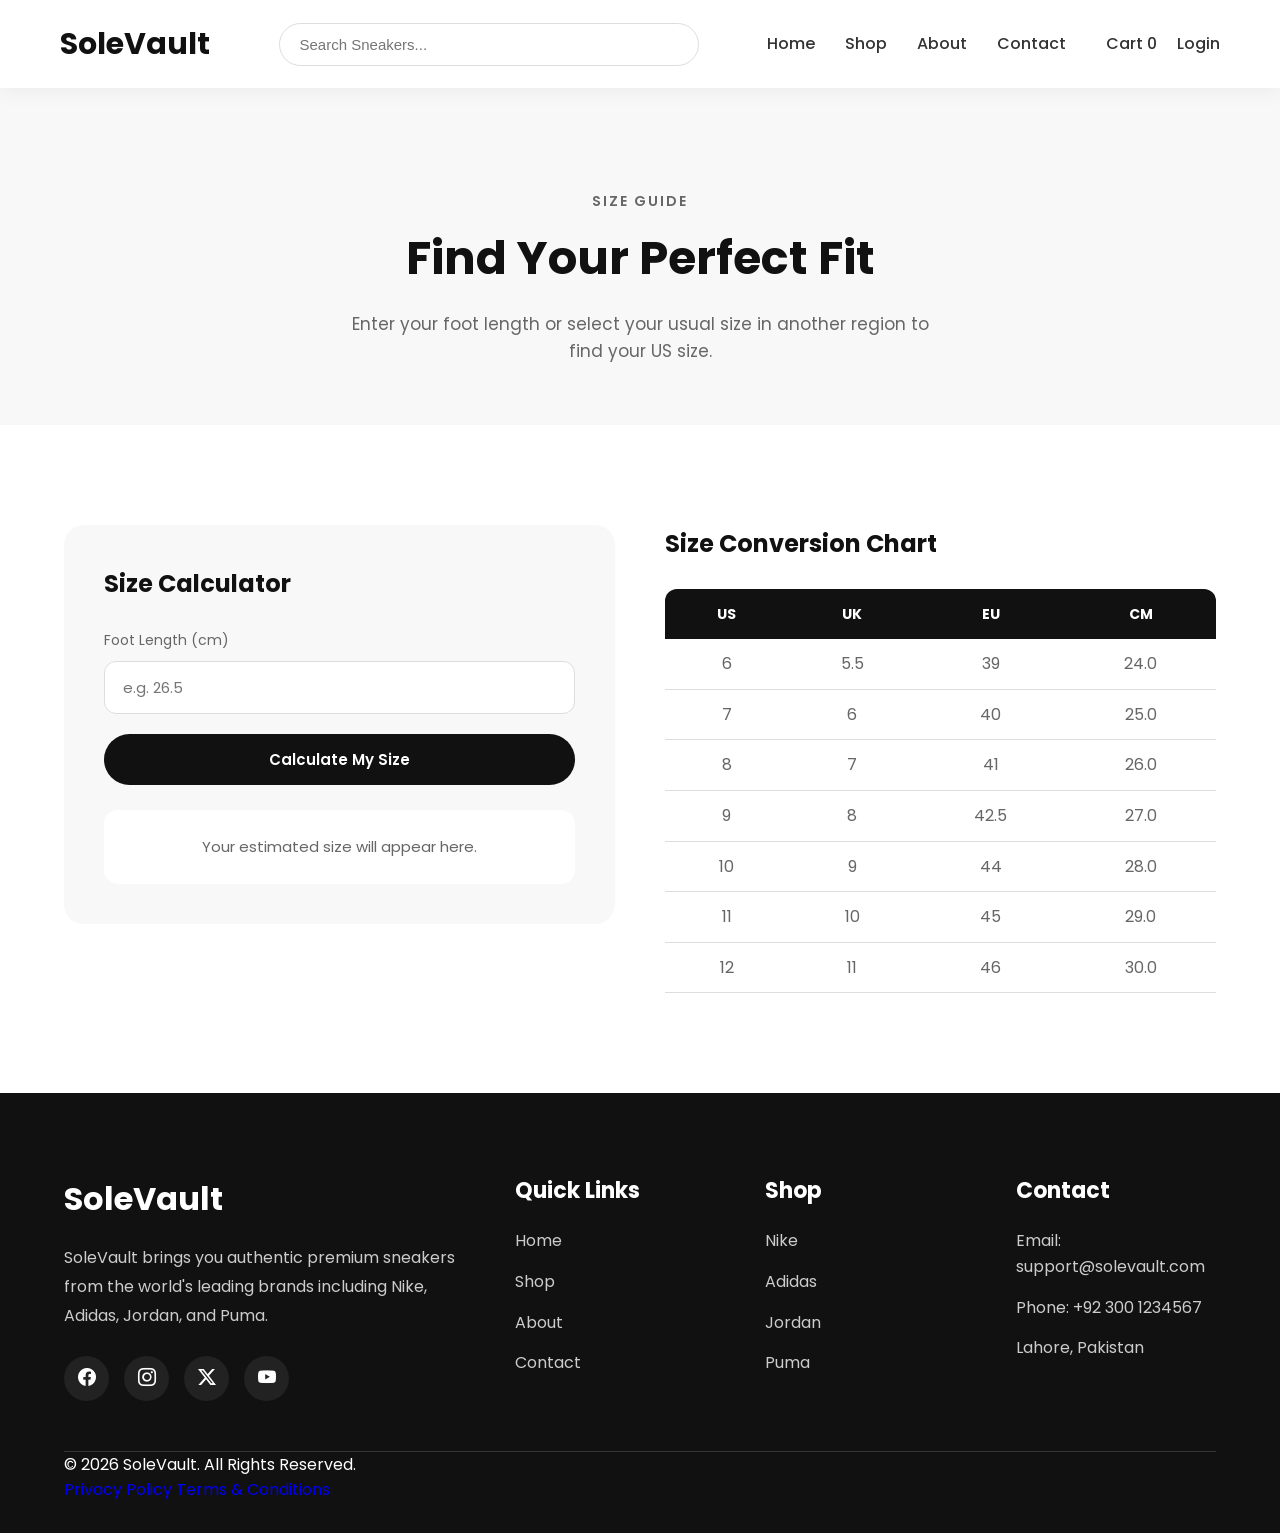
<file: pages/size-finder.html>
<!DOCTYPE html>
<html lang="en">
<head>
    <meta charset="UTF-8">
    <meta name="viewport" content="width=device-width, initial-scale=1.0">
    <link rel="preconnect" href="https://fonts.googleapis.com">
    <link rel="preconnect" href="https://fonts.gstatic.com" crossorigin>
    <link href="https://fonts.googleapis.com/css2?family=Poppins:wght@300;400;500;600;700;800&display=swap" rel="stylesheet">
    <link rel="stylesheet" href="https://cdn.jsdelivr.net/npm/bootstrap-icons@1.11.3/font/bootstrap-icons.min.css">
    <link rel="stylesheet" href="../assets/css/style.css">
    <link rel="stylesheet" href="../assets/css/size-finder.css">
    <link rel="stylesheet" href="../assets/css/responsive.css">
    <title>Size Finder | SoleVault</title>
</head>
<body>

    <header>
        <nav class="navbar">
            <div class="logo">
                <a href="../index.html">SoleVault</a>
            </div>
            <div class="search-box">
                <input
    type="search"
    id="searchInput"
    placeholder="Search Sneakers..."
    aria-label="Search sneakers">
            </div>
            <button class="nav-toggle" id="navToggle" aria-label="Toggle menu">
    <span></span><span></span><span></span>
</button>
<div class="nav-menu" id="navMenu">
                <ul class="nav-links">
                    <li><a href="../index.html">Home</a></li>
                    <li><a href="shop.html">Shop</a></li>
                    <li><a href="about.html">About</a></li>
                    <li><a href="contact.html">Contact</a></li>
                </ul>
                <div class="nav-icons">
                    <a href="cart.html">Cart <span class="cart-count">0</span></a>
                    <a href="login.html">Login</a>
                </div>
            </div>
        </nav>
    </header>

    <main>

        <section class="size-finder-banner">
            <div class="container">
                <span>Size Guide</span>
                <h1>Find Your Perfect Fit</h1>
                <p>Enter your foot length or select your usual size in another region to find your US size.</p>
            </div>
        </section>

        <section class="size-finder-main">
            <div class="container size-finder-layout">

                <!-- Tool -->
                <div class="size-tool">

                    <h2>Size Calculator</h2>

                    <label for="footLength">Foot Length (cm)</label>
                    <input type="number" id="footLength" placeholder="e.g. 26.5" step="0.1">

                    <button class="btn-primary" id="calculateSizeBtn">Calculate My Size</button>

                    <div class="size-result" id="sizeResult">
                        <p>Your estimated size will appear here.</p>
                    </div>

                </div>

                <!-- Size Chart -->
                <div class="size-chart">
                    <h2>Size Conversion Chart</h2>

                    <table>
                        <thead>
                            <tr>
                                <th>US</th>
                                <th>UK</th>
                                <th>EU</th>
                                <th>CM</th>
                            </tr>
                        </thead>
                        <tbody>
                            <tr><td>6</td><td>5.5</td><td>39</td><td>24.0</td></tr>
                            <tr><td>7</td><td>6</td><td>40</td><td>25.0</td></tr>
                            <tr><td>8</td><td>7</td><td>41</td><td>26.0</td></tr>
                            <tr><td>9</td><td>8</td><td>42.5</td><td>27.0</td></tr>
                            <tr><td>10</td><td>9</td><td>44</td><td>28.0</td></tr>
                            <tr><td>11</td><td>10</td><td>45</td><td>29.0</td></tr>
                            <tr><td>12</td><td>11</td><td>46</td><td>30.0</td></tr>
                        </tbody>
                    </table>
                </div>

            </div>
        </section>

    </main>

    <footer class="footer">
        <div class="container">
            <div class="footer-grid">
                <div class="footer-column">
                    <h2 class="footer-logo">SoleVault</h2>
                    <p>
                        SoleVault brings you authentic premium sneakers from the
                        world's leading brands including Nike, Adidas, Jordan,
                        and Puma.
                    </p>
                    <div class="social-links">
    <a href="https://www.facebook.com" target="_blank" rel="noopener noreferrer">
        <i class="bi bi-facebook"></i>
    </a>
    <a href="https://www.instagram.com" target="_blank" rel="noopener noreferrer">
        <i class="bi bi-instagram"></i>
    </a>
    <a href="https://www.x.com" target="_blank" rel="noopener noreferrer">
        <i class="bi bi-twitter-x"></i>
    </a>
    <a href="https://www.youtube.com" target="_blank" rel="noopener noreferrer">
        <i class="bi bi-youtube"></i>
    </a>
</div>
                </div>
                <div class="footer-column">
                    <h3>Quick Links</h3>
                    <ul>
                        <li><a href="../index.html">Home</a></li>
                        <li><a href="shop.html">Shop</a></li>
                        <li><a href="about.html">About</a></li>
                        <li><a href="contact.html">Contact</a></li>
                    </ul>
                </div>
                <div class="footer-column">
                    <h3>Shop</h3>
                    <ul>
    <li><a href="shop.html?brand=nike">Nike</a></li>
<li><a href="shop.html?brand=adidas">Adidas</a></li>
<li><a href="shop.html?brand=jordan">Jordan</a></li>
<li><a href="shop.html?brand=puma">Puma</a></li>
</ul>
                </div>
                <div class="footer-column">
                    <h3>Contact</h3>
                    <ul>
                        <li>Email: support@solevault.com</li>
                        <li>Phone: +92 300 1234567</li>
                        <li>Lahore, Pakistan</li>
                    </ul>
                </div>
            </div>
            <div class="footer-bottom">
                <p>© 2026 SoleVault. All Rights Reserved.</p>
                <div class="footer-bottom-links">
                    <a href="#">Privacy Policy</a>
                    <a href="#">Terms &amp; Conditions</a>
                </div>
            </div>
        </div>
    </footer>

    <script src="../assets/js/app.js"></script>
    <script src="../assets/js/cart.js"></script>
    <script src="../assets/js/sizefinder.js"></script>
</body>
</html>
</file>
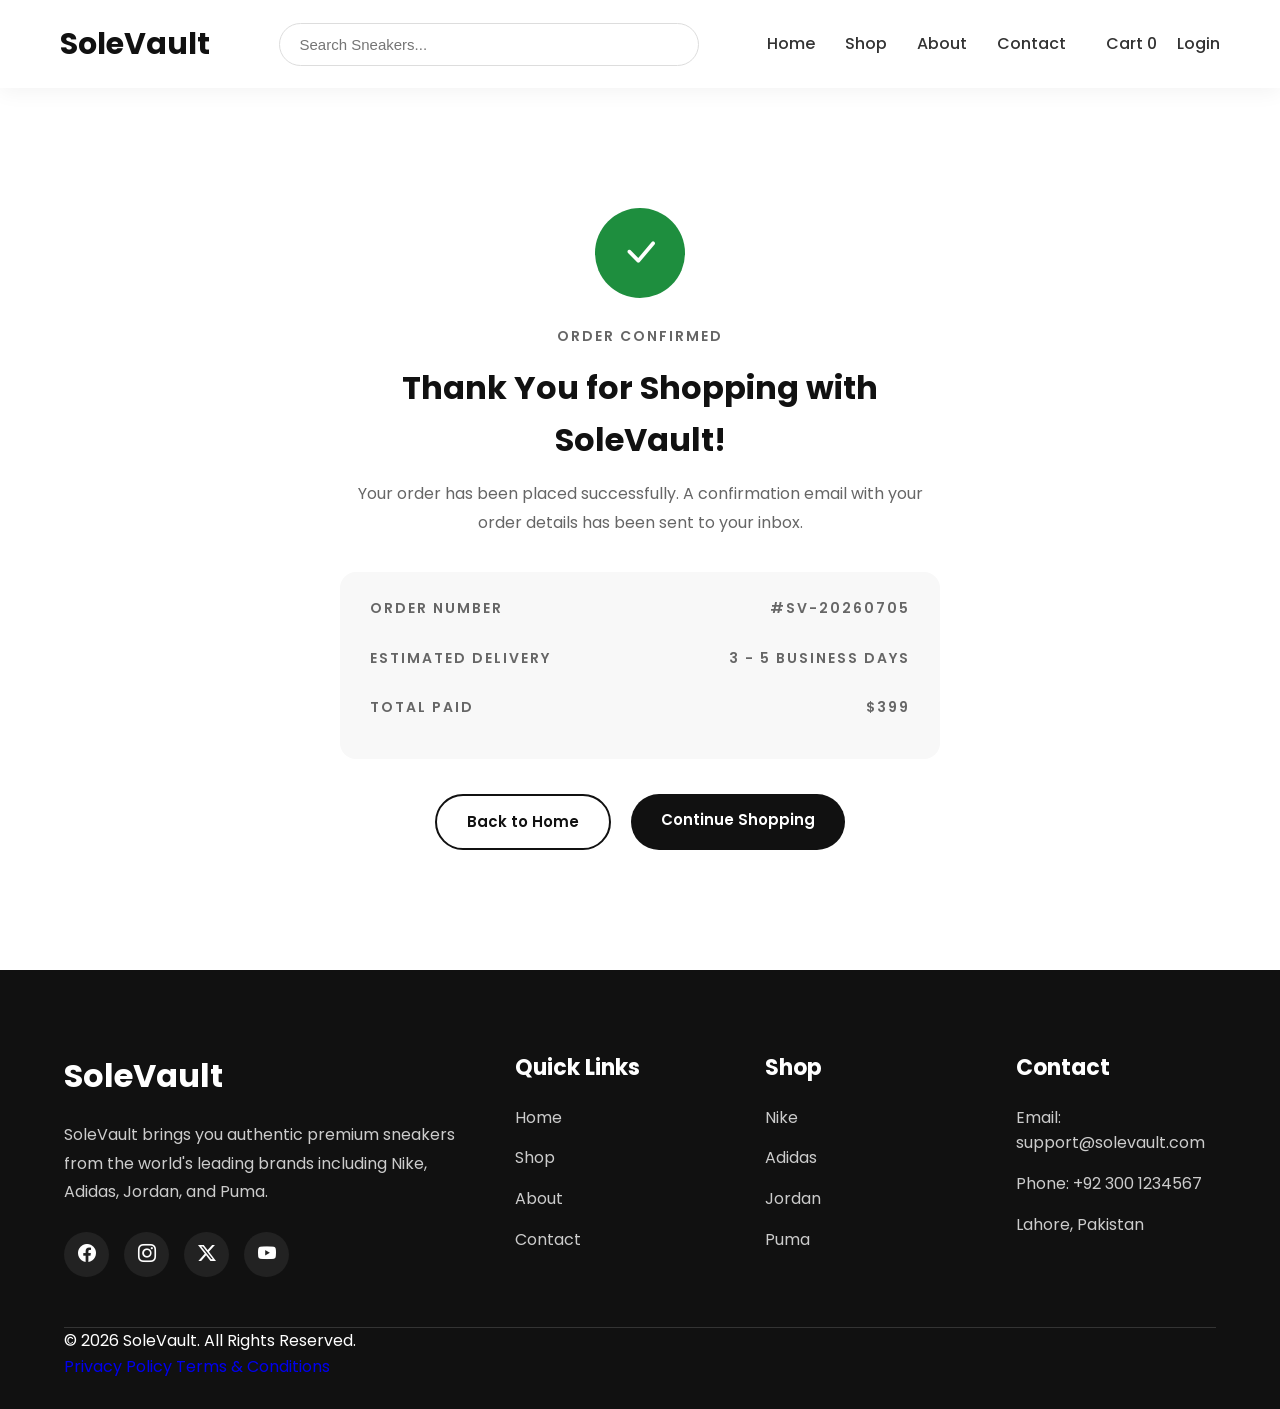
<file: pages/success.html>
<!DOCTYPE html>
<html lang="en">

<head>
    <meta charset="UTF-8">
    <meta name="viewport" content="width=device-width, initial-scale=1.0">
    <link rel="preconnect" href="https://fonts.googleapis.com">
    <link rel="preconnect" href="https://fonts.gstatic.com" crossorigin>
    <link href="https://fonts.googleapis.com/css2?family=Poppins:wght@300;400;500;600;700;800&display=swap"
        rel="stylesheet">
    <link rel="stylesheet" href="https://cdn.jsdelivr.net/npm/bootstrap-icons@1.11.3/font/bootstrap-icons.min.css">
    <link rel="stylesheet" href="../assets/css/style.css">
    <link rel="stylesheet" href="../assets/css/success.css">
    <link rel="stylesheet" href="../assets/css/responsive.css">
    <title>Order Confirmed | SoleVault</title>
</head>

<body>

    <header>
        <nav class="navbar">
            <div class="logo">
                <a href="../index.html">SoleVault</a>
            </div>
            <div class="search-box">
                <input type="search" id="searchInput" placeholder="Search Sneakers..." aria-label="Search sneakers">
            </div>

            <button class="nav-toggle" id="navToggle" aria-label="Toggle menu">
                <span></span><span></span><span></span>
            </button>
            <div class="nav-menu" id="navMenu">
                <ul class="nav-links">
                    <li><a href="../index.html">Home</a></li>
                    <li><a href="shop.html">Shop</a></li>
                    <li><a href="about.html">About</a></li>
                    <li><a href="contact.html">Contact</a></li>
                </ul>
                <div class="nav-icons">
                    <a href="cart.html">Cart <span class="cart-count">0</span></a>
                    <a href="login.html">Login</a>
                </div>
            </div>
        </nav>
    </header>

    <main>

        <section class="success-section">
            <div class="container success-box">

                <div class="success-icon"><i class="bi bi-check-lg"></i></div>

                <span>Order Confirmed</span>
                <h1>Thank You for Shopping with SoleVault!</h1>
                <p>
                    Your order has been placed successfully. A confirmation email with your
                    order details has been sent to your inbox.
                </p>

                <div class="order-details">
                    <div class="order-detail-row">
                        <span>Order Number</span>
                        <span id="orderNumber">#SV-20260705</span>
                    </div>
                    <div class="order-detail-row">
                        <span>Estimated Delivery</span>
                        <span>3 - 5 Business Days</span>
                    </div>
                    <div class="order-detail-row">
                        <span>Total Paid</span>
                        <span id="orderTotal">$399</span>
                    </div>
                </div>

                <div class="success-actions">
                    <a href="../index.html" class="btn-secondary">Back to Home</a>
                    <a href="shop.html" class="btn-primary">Continue Shopping</a>
                </div>

            </div>
        </section>

    </main>

    <footer class="footer">
        <div class="container">
            <div class="footer-grid">
                <div class="footer-column">
                    <h2 class="footer-logo">SoleVault</h2>
                    <p>
                        SoleVault brings you authentic premium sneakers from the
                        world's leading brands including Nike, Adidas, Jordan,
                        and Puma.
                    </p>
                    <div class="social-links">
                        <a href="https://www.facebook.com" target="_blank" rel="noopener noreferrer">
                            <i class="bi bi-facebook"></i>
                        </a>

                        <a href="https://www.instagram.com" target="_blank" rel="noopener noreferrer">
                            <i class="bi bi-instagram"></i>
                        </a>

                        <a href="https://www.x.com" target="_blank" rel="noopener noreferrer">
                            <i class="bi bi-twitter-x"></i>
                        </a>

                        <a href="https://www.youtube.com" target="_blank" rel="noopener noreferrer">
                            <i class="bi bi-youtube"></i>
                        </a>
                    </div>
                </div>
                <div class="footer-column">
                    <h3>Quick Links</h3>
                    <ul>
                        <li><a href="../index.html">Home</a></li>
                        <li><a href="shop.html">Shop</a></li>
                        <li><a href="about.html">About</a></li>
                        <li><a href="contact.html">Contact</a></li>
                    </ul>
                </div>
                <div class="footer-column">
                    <h3>Shop</h3>
                    <ul>
                        <li><a href="shop.html?brand=nike">Nike</a></li>
<li><a href="shop.html?brand=adidas">Adidas</a></li>
<li><a href="shop.html?brand=jordan">Jordan</a></li>
<li><a href="shop.html?brand=puma">Puma</a></li>
                    </ul>
                </div>
                <div class="footer-column">
                    <h3>Contact</h3>
                    <ul>
                        <li>Email: support@solevault.com</li>
                        <li>Phone: +92 300 1234567</li>
                        <li>Lahore, Pakistan</li>
                    </ul>
                </div>
            </div>
            <div class="footer-bottom">
                <p>© 2026 SoleVault. All Rights Reserved.</p>
                <div class="footer-bottom-links">
                    <a href="#">Privacy Policy</a>
                    <a href="#">Terms &amp; Conditions</a>
                </div>
            </div>
        </div>
    </footer>

    <script src="../assets/js/app.js"></script>
    <script src="../assets/js/cart.js"></script>
</body>

</html>
</file>
<file: assets/css/style.css>
/* =====================================================
   RESET
===================================================== */

* {
    margin: 0;
    padding: 0;
    box-sizing: border-box;
}

/* =====================================================
   ROOT VARIABLES
===================================================== */

:root {
    --primary-color: #111111;
    --secondary-color: #333333;
    --white: #ffffff;
    --light-bg: #f8f8f8;
    --border-color: #dddddd;
    --gray-color: #666666;
    --hero-padding-y: 60px;
    --hero-padding-x: 60px;
}

/* =====================================================
   GLOBAL STYLES
===================================================== */

html {
    scroll-behavior: smooth;
}

body {
    font-family: "Poppins", sans-serif;
    background: var(--white);
    color: var(--primary-color);
    line-height: 1.6;
}

img {
    display: block;
    max-width: 100%;
}

a {
    text-decoration: none;
}

ul {
    list-style: none;
}

button {
    font-family: inherit;
    cursor: pointer;
}

/* =====================================================
   COMMON CONTAINER
===================================================== */

.container {
    width: 90%;
    max-width: 1400px;
    margin: 0 auto;
}

/* =====================================================
   HEADER
===================================================== */

header {
    position: sticky;
    top: 0;
    z-index: 1000;
    background: var(--white);
}

/* =====================================================
   NAVBAR
===================================================== */

.navbar {
    display: flex;
    justify-content: space-between;
    align-items: center;
    padding: 20px 60px;
    background: var(--white);
    box-shadow: 0 4px 20px rgba(0, 0, 0, 0.05);
}

/* =====================================================
   LOGO
===================================================== */

.logo a {
    font-size: 30px;
    font-weight: 700;
    color: var(--primary-color);
}

/* =====================================================
   SEARCH BOX
===================================================== */

.search-box input {
    width: 420px;
    padding: 12px 20px;
    border: 1px solid var(--border-color);
    border-radius: 30px;
    outline: none;
    font-size: 15px;
    transition: border-color 0.3s ease, box-shadow 0.3s ease;
}

.search-box input:focus {
    border-color: var(--primary-color);
    box-shadow: 0 0 8px rgba(0, 0, 0, 0.08);
}

/* =====================================================
   NAVIGATION
===================================================== */

.nav-menu {
    display: flex;
    align-items: center;
    gap: 40px;
}

.nav-links {
    display: flex;
    gap: 30px;
}

.nav-links a,
.nav-icons a {
    color: var(--secondary-color);
    font-weight: 500;
    transition: color 0.3s ease;
}

.nav-links a:hover,
.nav-icons a:hover {
    color: var(--primary-color);
}

.nav-icons {
    display: flex;
    gap: 20px;
}

.nav-links .active {
    color: var(--primary-color);
    font-weight: 600;
}
.btn-primary,
.btn-secondary {
    display: inline-block;
    padding: 14px 30px;
    border-radius: 30px;
    font-weight: 600;
    text-decoration: none;
    cursor: pointer;
    border: none;
    font-size: 15px;
    transition: all .3s ease;
}

.btn-primary {
    background: var(--primary-color);
    color: var(--white);
}

.btn-primary:hover {
    background: var(--secondary-color);
    transform: translateY(-3px);
}

.btn-secondary {
    border: 2px solid var(--primary-color);
    background: transparent;
    color: var(--primary-color);
}

.btn-secondary:hover {
    background: var(--primary-color);
    color: var(--white);
    transform: translateY(-3px);
}
.nav-toggle {
    display: none;
    flex-direction: column;
    gap: 5px;
    background: none;
    border: none;
    padding: 6px;
    cursor: pointer;
}

.nav-toggle span {
    display: block;
    width: 26px;
    height: 2px;
    background: var(--primary-color);
    transition: transform .3s ease, opacity .3s ease;
}

.nav-toggle.active span:nth-child(1) {
    transform: translateY(7px) rotate(45deg);
}

.nav-toggle.active span:nth-child(2) {
    opacity: 0;
}

.nav-toggle.active span:nth-child(3) {
    transform: translateY(-7px) rotate(-45deg);
}

/* ---------- Section Heading ---------- */

.section-title {
    text-align: center;
    max-width: 700px;
    margin: 0 auto 60px;
}

.section-title span {
    display: inline-block;
    font-size: 14px;
    font-weight: 600;
    color: #666666;
    text-transform: uppercase;
    letter-spacing: 2px;
    margin-bottom: 10px;
}

.section-title h2 {
    font-size: 42px;
    color: #111111;
    margin-bottom: 15px;
}

.section-title p {
    color: #666666;
    font-size: 17px;
    line-height: 1.7;
}
/* =====================================================
   FOOTER
===================================================== */

.footer{
    background:#111111;
    color:#FFFFFF;
    padding:80px 0 30px;
}

.footer-grid{
    display:grid;
    grid-template-columns:2fr 1fr 1fr 1fr;
    gap:50px;
    padding-bottom:50px;
    border-bottom:1px solid rgba(255,255,255,.15);
}

.footer-logo{
    font-size:32px;
    margin-bottom:20px;
}

.footer-column p{
    color:#CCCCCC;
    line-height:1.8;
    margin-bottom:25px;
}

.footer-column h3{
    font-size:22px;
    margin-bottom:20px;
}

.footer-column ul{
    list-style:none;
}

.footer-column ul li{
    margin-bottom:15px;
    color:#CCCCCC;
}

.footer-column ul li a{
    text-decoration:none;
    color:#CCCCCC;
    transition:.3s;
}

.footer-column ul li a:hover{
    color:#FFFFFF;
    padding-left:5px;
}

.social-links{
    display:flex;
    gap:15px;
}

.social-links a{
    width:45px;
    height:45px;
    border-radius:50%;
    background:#222222;
    color:#FFFFFF;
    display:flex;
    align-items:center;
    justify-content:center;
    text-decoration:none;
    font-size:18px;
    transition:.3s;
}
.old-price{
    text-decoration: line-through;
    color:#888;
    margin-right:8px;
}

.new-price{
    font-weight:700;
}
/* =====================================================
   PRODUCT CARD (Reusable Component)
===================================================== */

.product-card {
    position: relative;
    overflow: hidden;
    background: var(--white);
    border-radius: 20px;
    box-shadow: 0 4px 20px rgba(0,0,0,.05);
    transition: transform .3s ease;

    display: flex;
    flex-direction: column;
    height: 100%;
}

.product-card:hover {
    transform: translateY(-10px);
}

.product-card img{
    width:100%;
    height:250px;
    object-fit:contain;
    object-position:center bottom;
    padding:20px;
    display:block;
    background:#f8f8f8;
    border-radius:18px;
}

.product-info {
    padding: 25px;
    display:flex;
    flex-direction:column;
    flex:1;
}

.product-brand {
    font-size: 14px;
    color: #777777;
}

.product-card h3 {
    margin: 10px 0;
    color: var(--primary-color);
}

.product-category {
    margin-bottom: 15px;
    color: #999999;
}

.product-price {
    display: flex;
    align-items: center;
    gap: 12px;
    margin-bottom: 20px;
}

.product-badge {
    position: absolute;
    top: 16px;
    left: 16px;
    background: #111;
    color: #fff;
    padding: 8px 16px;
    border-radius: 999px;
    font-size: 0.8rem;
    font-weight: 600;
    z-index: 5;
}

.product-card .btn-primary {
    display: block;
    text-align: center;
    margin-top:auto;
}
.products-grid{
    display:grid;
    grid-template-columns:repeat(auto-fit,minmax(280px,1fr));
    gap:30px;
    margin-top:60px;
    align-items: stretch;
}
</file>
<file: assets/css/home.css>
.hero {
    padding: var(--hero-padding-y) 0;
    margin-bottom: 100px;
    background: linear-gradient(to bottom, #ffffff, #f8f8f8);
}
.hero-container {
    display: flex;
    justify-content: space-between;
    align-items: center;
}

.hero-content {
    flex: 1;
}

.hero-image {
    flex: 1;
    display: flex;
    justify-content: center;
    align-items: center;
}

.hero-content h1 {
    font-size: 60px;
    font-weight: 700;
    color: var(--primary-color);
    line-height: 1.2;
    margin-bottom: 20px;
}

.hero-content p {
    font-size: 18px;
    color: var(--gray-color);
    line-height: 1.8;
    margin-bottom: 35px;
}



.hero-image img {
    width: 100%;
    max-width: 550px;
    height: auto;
    transition: transform .4s ease;
}

.hero-image img:hover {
    transform: scale(1.05);
}

/* =====================================================
   HERO BUTTONS
===================================================== */

.hero-buttons {
    display: flex;
    gap: 20px;
}



/* =====================================================
   HERO STATS
===================================================== */

.hero-stats {
    display: flex;
    gap: 50px;
    margin-top: 50px;
}

.stat h2 {
    font-size: 32px;
    color: var(--primary-color);
    margin-bottom: 8px;
}

.stat p {
    font-size: 16px;
    color: #777777;
}

/* =====================================================
   TOP DEALS
===================================================== */

.top-deals {
    padding: 100px 0;
}

.top-deals h2 {
    text-align: center;
    font-size: 40px;
    color: var(--primary-color);
    margin-bottom: 50px;
}

.deal-grid {
    display: grid;
    grid-template-columns: repeat(4, 1fr);
    gap: 30px;
}

.deal-card {
    position: relative;
    padding: 25px;
    background: var(--white);
    border-radius: 20px;
    box-shadow: 0 4px 20px rgba(0, 0, 0, .05);
    transition: transform .3s ease;
}

.deal-card:hover {
    transform: translateY(-10px);
}

.deal-card img {
    width: 100%;
    height: 220px;
    object-fit: contain;
    margin-bottom: 20px;
}

.discount {
    position: absolute;
    top: 20px;
    right: 20px;
    padding: 8px 14px;
    border-radius: 20px;
    background: #111111;
    color: #ffffff;
    font-size: 14px;
}

.deal-card h3 {
    margin-bottom: 10px;
}

.brand {
    color: var(--gray-color);
    margin-bottom: 10px;
}

.old-price {
    margin-right: 10px;
    color: #888888;
    text-decoration: line-through;
}

.new-price {
    font-weight: bold;
    color: var(--primary-color);
}

.deal-card .btn-primary {
    margin-top: 20px;
}

/* =====================================================
   BRANDS
===================================================== */

.brands {
    padding: 100px 0;
    background: var(--light-bg);
}

.brands h2 {
    text-align: center;
    font-size: 40px;
    color: var(--primary-color);
    margin-bottom: 50px;
}

.brand-grid {
    display: grid;
    grid-template-columns: repeat(4, 1fr);
    gap: 30px;
}

.brand-card {
    display: flex;
    justify-content: center;
    align-items: center;
    padding: 40px;
    background: var(--white);
    border-radius: 20px;
    box-shadow: 0 4px 20px rgba(0, 0, 0, .05);
    transition: transform .3s ease;
}

.brand-card:hover {
    transform: translateY(-8px);
}

.brand-card img {
    width: 120px;
    height: 80px;
    object-fit: contain;
}



/* =====================================================
   SHOP BY CATEGORY
===================================================== */

.categories {
    padding: 100px 0;
    background: var(--light-bg);
}


/* ---------- Category Grid ---------- */

.category-grid {
    display: grid;
    grid-template-columns: repeat(auto-fit, minmax(260px, 1fr));
    gap: 30px;
}

/* ---------- Card ---------- */

.category-card {
    background: var(--white);
    border-radius: 20px;
    overflow: hidden;
    box-shadow: 0 8px 25px rgba(0, 0, 0, 0.06);
    transition: all 0.35s ease;
    cursor: pointer;
}

.category-card:hover {
    transform: translateY(-10px);
    box-shadow: 0 18px 40px rgba(0, 0, 0, 0.12);
}

/* ---------- Image ---------- */

.category-card img {
    width: 100%;
    height: 240px;
    object-fit: cover;
    display: block;
}

/* ---------- Content ---------- */

.category-content {
    padding: 25px;
}

.category-content span {
    display: inline-block;
    font-size: 13px;
    font-weight: 600;
    color: var(--gray-color);
    text-transform: uppercase;
    letter-spacing: 1px;
    margin-bottom: 12px;
}

.category-content h3 {
    font-size: 26px;
    color: var(--primary-color);
    margin-bottom: 10px;
}

.category-content p {
    color: var(--gray-color);
    font-size: 15px;
    margin-bottom: 20px;
}

.category-content a {
    text-decoration: none;
    color: var(--primary-color);
    font-weight: 600;
    transition: all 0.3s ease;
}

gory-content a:hover {
    letter-spacing: 1px;
}
/* =====================================================
   FEATURED PRODUCTS
===================================================== */

.featured-products{
    padding:100px 0;
    background:#FFFFFF;
}



.featured-btn{
    text-align:center;
    margin-top:60px;
}
/* =====================================================
   WHY CHOOSE US
===================================================== */

.why-choose{
    padding:100px 0;
    background:#F8F8F8;
}

.features-grid{
    display:grid;
    grid-template-columns:repeat(auto-fit,minmax(250px,1fr));
    gap:30px;
    margin-top:60px;
}

.feature-card{
    background:#FFFFFF;
    border-radius:20px;
    padding:40px 30px;
    text-align:center;
    box-shadow:0 8px 25px rgba(0,0,0,.06);
    transition:all .3s ease;
}

.feature-card:hover{
    transform:translateY(-10px);
    box-shadow:0 15px 35px rgba(0,0,0,.12);
}

.feature-icon{
    width:70px;
    height:70px;
    margin:0 auto 25px;
    border-radius:50%;
    background:#111111;
    color:#FFFFFF;
    display:flex;
    justify-content:center;
    align-items:center;
    font-size:30px;
}

.feature-card h3{
    font-size:24px;
    color:#111111;
    margin-bottom:15px;
}

.feature-card p{
    color:#666666;
    line-height:1.8;
    font-size:15px;
}
/* =====================================================
   NEWSLETTER
===================================================== */

.newsletter{
    padding:100px 0;
    background:#111111;
}

.newsletter-content{
    max-width:700px;
    margin:auto;
    text-align:center;
}

.newsletter-content span{
    color:#CCCCCC;
    text-transform:uppercase;
    letter-spacing:2px;
    font-size:14px;
}

.newsletter-content h2{
    color:#FFFFFF;
    font-size:42px;
    margin:20px 0;
}

.newsletter-content p{
    color:#CCCCCC;
    line-height:1.8;
    margin-bottom:40px;
}

.newsletter-form{
    display:flex;
    justify-content:center;
    gap:15px;
    flex-wrap:wrap;
}

.newsletter-form input{
    width:400px;
    max-width:100%;
    padding:16px 20px;
    border:none;
    border-radius:50px;
    outline:none;
    font-size:16px;
}

.newsletter-form button{
    padding:16px 35px;
    border:none;
    border-radius:50px;
    background:#FFFFFF;
    color:#111111;
    font-weight:600;
    cursor:pointer;
    transition:.3s;
}

.newsletter-form button:hover{
    background:#F2F2F2;
}


.social-links a:hover{
    background:#FFFFFF;
    color:#111111;
}

.footer-bottom{
    display:flex;
    justify-content:space-between;
    align-items:center;
    padding-top:30px;
    flex-wrap:wrap;
    gap:20px;
}

.footer-bottom p{
    color:#BBBBBB;
}

.footer-bottom-links{
    display:flex;
    gap:25px;
}

.footer-bottom-links a{
    text-decoration:none;
    color:#BBBBBB;
    transition:.3s;
}

.footer-bottom-links a:hover{
    color:#FFFFFF;
}
</file>
<file: assets/css/responsive.css>
/* =====================================================
   NAVBAR / MOBILE MENU
===================================================== */

@media (max-width: 992px) {
    .navbar {
        flex-wrap: wrap;
        padding: 16px 24px;
    }

    .search-box {
        order: 3;
        width: 100%;
        margin-top: 14px;
    }

    .search-box input {
        width: 100%;
    }

    .nav-toggle {
        display: flex;
        order: 2;
    }

    .nav-menu {
        display: none;
        order: 4;
        width: 100%;
        flex-direction: column;
        align-items: flex-start;
        gap: 20px;
        margin-top: 16px;
        padding-top: 16px;
        border-top: 1px solid var(--border-color);
    }

    .nav-menu.open {
        display: flex;
    }

    .nav-links {
        flex-direction: column;
        gap: 16px;
        width: 100%;
    }

    .nav-icons {
        flex-direction: column;
        gap: 12px;
        width: 100%;
    }
}

/* =====================================================
   HOMEPAGE — home.css has no breakpoints of its own
===================================================== */

@media (max-width: 992px) {
    .hero {
        flex-direction: column;
        text-align: center;
        align-items: center;
        padding: 40px 20px;
    }

    .hero-content,
    .hero-image {
        width: 100%;
    }

    .hero-content {
        margin-bottom: 30px;
        
    }
    .hero-content h1{
    font-size:32px;
}
.hero-content h1{
    font-size:32px;
}

    .hero-buttons {
        justify-content: center;
        flex-wrap: wrap;
    }

    .hero-stats {
        justify-content: center;
        flex-wrap: wrap;
        gap: 25px;
    }
    .hero-image img{
    max-width:350px;
}

    .deal-grid,
    .brand-grid {
        grid-template-columns: repeat(2, 1fr);
    }

    .footer-grid {
        grid-template-columns: 1fr 1fr;
        gap: 30px;
    }
}

@media (max-width: 576px) {
    .section-title h2 {
        font-size: 30px;
    }

    .deal-grid,
    .brand-grid,
    .footer-grid {
        grid-template-columns: 1fr 1fr;
    }

    .hero-content h1 {
        font-size: 32px;
    }
}
</file>
<file: assets/css/about.css>
/* =====================================================
   ABOUT / CONTACT BANNER (shared)
===================================================== */

.about-banner {
    padding: 100px 0 60px;
    text-align: center;
    background: var(--light-bg);
}

.about-banner span {
    display: inline-block;
    font-size: 14px;
    font-weight: 600;
    color: var(--gray-color);
    text-transform: uppercase;
    letter-spacing: 2px;
    margin-bottom: 10px;
}

.about-banner h1 {
    font-size: 46px;
    color: var(--primary-color);
    margin-bottom: 15px;
}

.about-banner p {
    color: var(--gray-color);
    font-size: 17px;
    max-width: 600px;
    margin: 0 auto;
}

/* =====================================================
   ABOUT STORY
===================================================== */

.about-story {
    padding: 100px 0;
}

.about-story-layout {
    display: grid;
    grid-template-columns: 1fr 1fr;
    gap: 60px;
    align-items: center;
}

.about-image img {
    width: 100%;
    border-radius: 20px;
    height: 400px;
    object-fit: cover;
    background: var(--light-bg);
}

.about-text span {
    display: inline-block;
    font-size: 14px;
    font-weight: 600;
    color: var(--gray-color);
    text-transform: uppercase;
    letter-spacing: 2px;
    margin-bottom: 10px;
}

.about-text h2 {
    font-size: 34px;
    color: var(--primary-color);
    margin-bottom: 20px;
}

.about-text p {
    color: var(--gray-color);
    line-height: 1.8;
    margin-bottom: 20px;
}

/* =====================================================
   ABOUT STATS
===================================================== */

.about-stats {
    padding: 100px 0;
    background: var(--primary-color);
}

.stats-grid {
    display: grid;
    grid-template-columns: repeat(4, 1fr);
    gap: 30px;
    text-align: center;
}

.stat-box h2 {
    font-size: 42px;
    color: var(--white);
    margin-bottom: 10px;
}

.stat-box p {
    color: #cccccc;
    font-size: 15px;
}

/* =====================================================
   ABOUT VALUES
===================================================== */

.about-values {
    padding: 100px 0;
    background: var(--light-bg);
}

/* =====================================================
   CONTACT SECTION
===================================================== */

.contact-section {
    padding: 100px 0;
}

.contact-layout {
    display: grid;
    grid-template-columns: 300px 1fr;
    gap: 50px;
    align-items: start;
}

.contact-info {
    display: flex;
    flex-direction: column;
    gap: 20px;
}

.contact-info-card {
    background: var(--light-bg);
    border-radius: 20px;
    padding: 30px;
    text-align: center;
}

.contact-info-card .feature-icon {
    width: 60px;
    height: 60px;
    margin: 0 auto 15px;
    border-radius: 50%;
    background: var(--primary-color);
    color: var(--white);
    display: flex;
    align-items: center;
    justify-content: center;
    font-size: 22px;
}

.contact-info-card h3 {
    font-size: 18px;
    color: var(--primary-color);
    margin-bottom: 8px;
}

.contact-info-card p {
    color: var(--gray-color);
    font-size: 15px;
}

.contact-form {
    background: var(--white);
    border: 1px solid var(--border-color);
    border-radius: 20px;
    padding: 40px;
}

.contact-form h2 {
    font-size: 26px;
    color: var(--primary-color);
    margin-bottom: 25px;
}

.contact-form .form-row {
    display: grid;
    grid-template-columns: 1fr 1fr;
    gap: 15px;
}

.contact-form input,
.contact-form textarea {
    width: 100%;
    padding: 14px 18px;
    border: 1px solid var(--border-color);
    border-radius: 12px;
    font-family: inherit;
    font-size: 15px;
    margin-bottom: 15px;
    outline: none;
    transition: border-color .3s ease;
    resize: vertical;
}

.contact-form input:focus,
.contact-form textarea:focus {
    border-color: var(--primary-color);
}

.contact-form button {
    border: none;
}

/* =====================================================
   RESPONSIVE
===================================================== */

@media (max-width: 900px) {
    .about-story-layout,
    .contact-layout {
        grid-template-columns: 1fr;
    }

    .stats-grid {
        grid-template-columns: repeat(2, 1fr);
    }

    .contact-form .form-row {
        grid-template-columns: 1fr;
    }
}
</file>
<file: assets/css/cart.css>
/* =====================================================
   BREADCRUMB (shared)
===================================================== */

.breadcrumb {
    padding: 30px 0 0;
    color: var(--gray-color);
    font-size: 14px;
}

.breadcrumb a {
    color: var(--gray-color);
    transition: color .3s ease;
}

.breadcrumb a:hover {
    color: var(--primary-color);
}

.breadcrumb span {
    color: var(--primary-color);
    font-weight: 500;
}

/* =====================================================
   CART LAYOUT
===================================================== */

.cart-section {
    padding: 40px 0 100px;
}

.cart-layout {
    display: grid;
    grid-template-columns: 1fr 380px;
    gap: 50px;
    align-items: start;
}

.cart-items h1 {
    font-size: 34px;
    color: var(--primary-color);
    margin-bottom: 30px;
}

.cart-item {
    display: grid;
    grid-template-columns: 100px 1fr auto auto auto;
    align-items: center;
    gap: 20px;
    padding: 20px;
    border: 1px solid var(--border-color);
    border-radius: 16px;
    margin-bottom: 20px;
}

.cart-item img {
    width: 100px;
    height: 100px;
    object-fit: contain;
    background: var(--light-bg);
    border-radius: 12px;
    padding: 10px;
}

.cart-item-info h3 {
    color: var(--primary-color);
    margin: 5px 0;
}

.cart-item-size {
    color: var(--gray-color);
    font-size: 14px;
}

.cart-item-qty {
    display: flex;
    align-items: center;
    border: 1px solid var(--border-color);
    border-radius: 30px;
    overflow: hidden;
}

.cart-item-qty .qty-btn {
    width: 36px;
    height: 40px;
    border: none;
    background: var(--white);
    color: var(--primary-color);
}

.cart-item-qty input {
    width: 35px;
    text-align: center;
    border: none;
    font-family: inherit;
}

.cart-item-price {
    font-weight: 700;
    color: var(--primary-color);
    font-size: 17px;
}

.cart-item-remove {
    background: none;
    border: none;
    color: #cc3333;
    font-size: 18px;
}

.continue-shopping {
    display: inline-block;
    margin-top: 10px;
    color: var(--gray-color);
    font-weight: 500;
    transition: color .3s ease;
}

.continue-shopping:hover {
    color: var(--primary-color);
}

/* =====================================================
   CART SUMMARY / CHECKOUT SUMMARY
===================================================== */

.cart-summary,
.checkout-summary {
    background: var(--light-bg);
    border-radius: 20px;
    padding: 30px;
    position: sticky;
    top: 100px;
}

.cart-summary h2,
.checkout-summary h2 {
    font-size: 22px;
    color: var(--primary-color);
    margin-bottom: 20px;
}

.summary-row {
    display: flex;
    justify-content: space-between;
    margin-bottom: 15px;
    color: var(--gray-color);
    font-size: 15px;
}

.summary-total {
    border-top: 1px solid var(--border-color);
    padding-top: 15px;
    margin-top: 10px;
    font-weight: 700;
    color: var(--primary-color);
    font-size: 18px;
}

.checkout-btn {
    display: block;
    width: 100%;
    text-align: center;
    border: none;
    margin-top: 15px;
}

/* =====================================================
   CHECKOUT LAYOUT
===================================================== */

.checkout-section {
    padding: 40px 0 100px;
}

.checkout-layout {
    display: grid;
    grid-template-columns: 1fr 380px;
    gap: 50px;
    align-items: start;
}

.checkout-form h1 {
    font-size: 34px;
    color: var(--primary-color);
    margin-bottom: 30px;
}

.form-block {
    margin-bottom: 30px;
}

.form-block h3 {
    font-size: 18px;
    color: var(--primary-color);
    margin-bottom: 15px;
}

.form-row {
    display: grid;
    grid-template-columns: 1fr 1fr;
    gap: 15px;
}

.checkout-form input {
    width: 100%;
    padding: 14px 18px;
    border: 1px solid var(--border-color);
    border-radius: 12px;
    font-family: inherit;
    font-size: 15px;
    margin-bottom: 15px;
    outline: none;
    transition: border-color .3s ease;
}

.checkout-form input:focus {
    border-color: var(--primary-color);
}

.payment-option{
    display:flex;
    align-items:center;
    gap:12px;
    padding:12px 16px;
    margin-bottom:12px;
    border:1px solid var(--border-color);
    border-radius:12px;
    cursor:pointer;
    transition:.3s;
    margin:16px 0;
    font-size:16px;
    font-weight:500;
    color:var(--primary-color);
    
}
.payment-option span{
    flex:1;
}

.payment-option input{
    width:auto;
    margin:0;
}

.payment-option:hover{
    border-color:var(--primary-color);
    background:var(--light-bg);
}

.payment-option input{
    margin:0;
}

.card-fields {
    margin-top: 15px;
}

.place-order-btn {
    width: 100%;
    text-align: center;
    border: none;
    padding: 16px 30px;
}

.checkout-item {
    display: grid;
    grid-template-columns: 60px 1fr auto;
    align-items: center;
    gap: 15px;
    margin-bottom: 20px;
    padding-bottom: 20px;
    border-bottom: 1px solid var(--border-color);
}

.checkout-item img {
    width: 60px;
    height: 60px;
    object-fit: contain;
    background: var(--white);
    border-radius: 10px;
    padding: 6px;
}

.checkout-item-info h4 {
    font-size: 15px;
    color: var(--primary-color);
    margin-bottom: 4px;
}

.checkout-item-info p {
    font-size: 13px;
    color: var(--gray-color);
}

/* =====================================================
   RESPONSIVE
===================================================== */

@media (max-width: 900px) {
    .cart-layout,
    .checkout-layout {
        grid-template-columns: 1fr;
    }

    .cart-item {
        grid-template-columns: 80px 1fr;
        row-gap: 10px;
    }
}
</file>
<file: assets/css/shop.css>
/* =====================================================
   SHOP BANNER
===================================================== */

.shop-banner {
    padding: 100px 0 60px;
    text-align: center;
    background: var(--light-bg);
}

.shop-banner span {
    display: inline-block;
    font-size: 14px;
    font-weight: 600;
    color: var(--gray-color);
    text-transform: uppercase;
    letter-spacing: 2px;
    margin-bottom: 10px;
}

.shop-banner h1 {
    font-size: 46px;
    color: var(--primary-color);
    margin-bottom: 15px;
}

.shop-banner p {
    color: var(--gray-color);
    font-size: 17px;
}

/* =====================================================
   SHOP LAYOUT
===================================================== */

.shop-main {
    padding: 60px 0 100px;
}

.shop-layout {
    display: grid;
    grid-template-columns: 260px 1fr;
    gap: 40px;
    align-items: start;
}

/* =====================================================
   SIDEBAR FILTERS
===================================================== */

.shop-sidebar {
    background: var(--white);
    border: 1px solid var(--border-color);
    border-radius: 20px;
    padding: 30px;
    position: sticky;
    top: 100px;
}

.filter-group{
    margin-bottom:30px;
    padding-bottom:25px;
    border:none;
    padding:0 0 25px;
    border-bottom:1px solid var(--border-color);
}

.filter-group:last-child{
    border-bottom:none;
    padding-bottom:0;
}

.filter-group legend{
    font-size:18px;
    font-weight:600;
    color:var(--primary-color);
    margin-bottom:18px;
    display:block;
}


.filter-group div{
    display:flex;
    align-items:center;
    gap:10px;
    margin-bottom:12px;
}




.filter-group label{
    display:flex;
    align-items:center;
    gap:12px;
    padding:8px 0;
    cursor:pointer;
    color:var(--gray-color);
    transition:.3s;
}

.filter-group label:hover{
    color:var(--primary-color);
}

.filter-group input{
    width:18px;
    height:18px;
    accent-color:var(--primary-color);
    cursor:pointer;
}

.filter-clear{
    width:100%;
    padding:14px;
    border:none;
    border-radius:12px;
    cursor:pointer;
    transition:.3s;
}

.filter-clear:hover{
    transform:translateY(-2px);
}

/* =====================================================
   PRODUCT TOOLBAR
===================================================== */

.shop-toolbar {
    display: flex;
    justify-content: space-between;
    align-items: center;
    margin-bottom: 30px;
}

.results-count {
    color: var(--gray-color);
    font-size: 15px;
}

.sort-select {
    padding: 10px 20px;
    border: 1px solid var(--border-color);
    border-radius: 30px;
    font-family: inherit;
    font-size: 14px;
    color: var(--primary-color);
    outline: none;
    cursor: pointer;
}

/* =====================================================
   SHOP GRID
===================================================== */

.shop-grid {
    grid-template-columns: repeat(3, 1fr);
    margin-top: 0;
    display:grid;
    gap:30px;
}

/* =====================================================
   RESPONSIVE
===================================================== */

@media (max-width: 992px) {
    .shop-layout {
        grid-template-columns: 1fr;
    }

    .shop-sidebar{
    background: var(--white);
    border: 1px solid var(--border-color);
    border-radius: 20px;
    padding: 30px;
    position: sticky;
    top: 100px;
    box-shadow: 0 8px 25px rgba(0,0,0,.08);
}

    .shop-grid {
        grid-template-columns: repeat(2, 1fr);
    }
}

@media (max-width: 576px) {
    .shop-grid {
        grid-template-columns: 1fr;
    }
}
</file>
<file: assets/css/size-finder.css>
/* =====================================================
   SIZE FINDER BANNER
===================================================== */

.size-finder-banner {
    padding: 100px 0 60px;
    text-align: center;
    background: var(--light-bg);
}

.size-finder-banner span {
    display: inline-block;
    font-size: 14px;
    font-weight: 600;
    color: var(--gray-color);
    text-transform: uppercase;
    letter-spacing: 2px;
    margin-bottom: 10px;
}

.size-finder-banner h1 {
    font-size: 46px;
    color: var(--primary-color);
    margin-bottom: 15px;
}

.size-finder-banner p {
    color: var(--gray-color);
    font-size: 17px;
    max-width: 600px;
    margin: 0 auto;
}

/* =====================================================
   SIZE FINDER LAYOUT
===================================================== */

.size-finder-main {
    padding: 100px 0;
}

.size-finder-layout {
    display: grid;
    grid-template-columns: 1fr 1fr;
    gap: 50px;
    align-items: start;
}

/* =====================================================
   SIZE TOOL
===================================================== */

.size-tool {
    background: var(--light-bg);
    border-radius: 20px;
    padding: 40px;
}

.size-tool h2 {
    font-size: 24px;
    color: var(--primary-color);
    margin-bottom: 25px;
}

.size-tool label {
    display: block;
    color: var(--gray-color);
    font-size: 14px;
    margin-bottom: 10px;
}

.size-tool input {
    width: 100%;
    padding: 14px 18px;
    border: 1px solid var(--border-color);
    border-radius: 12px;
    font-family: inherit;
    font-size: 15px;
    margin-bottom: 20px;
    outline: none;
}

.size-tool input:focus {
    border-color: var(--primary-color);
}

.size-tool button {
    width: 100%;
    border: none;
    margin-bottom: 25px;
}

.size-result {
    background: var(--white);
    border-radius: 14px;
    padding: 25px;
    text-align: center;
}

.size-result p {
    color: var(--gray-color);
    font-size: 15px;
}

.size-result h3 {
    font-size: 32px;
    color: var(--primary-color);
    margin-top: 10px;
}

/* =====================================================
   SIZE CHART TABLE
===================================================== */

.size-chart h2 {
    font-size: 24px;
    color: var(--primary-color);
    margin-bottom: 25px;
}

.size-chart table {
    width: 100%;
    border-collapse: collapse;
}

.size-chart th {
    background: var(--primary-color);
    color: var(--white);
    padding: 14px;
    font-size: 14px;
    text-align: center;
}

.size-chart th:first-child {
    border-radius: 12px 0 0 0;
}

.size-chart th:last-child {
    border-radius: 0 12px 0 0;
}

.size-chart td {
    padding: 12px;
    text-align: center;
    border-bottom: 1px solid var(--border-color);
    color: var(--gray-color);
}

/* =====================================================
   RESPONSIVE
===================================================== */

@media (max-width: 900px) {
    .size-finder-layout {
        grid-template-columns: 1fr;
    }
}
.size-chart{
    overflow-x:auto;
}
</file>
<file: assets/css/success.css>
/* =====================================================
   SUCCESS PAGE
===================================================== */

.success-section {
    padding: 120px 0;
}

.success-box{
    max-width:600px;
    margin:0 auto;
    text-align:center;
}

.success-icon {
    width: 90px;
    height: 90px;
    margin: 0 auto 25px;
    border-radius: 50%;
    background: #1e8e3e;
    color: var(--white);
    display: flex;
    align-items: center;
    justify-content: center;
    font-size: 40px;
}

.success-box span {
    display: inline-block;
    font-size: 14px;
    font-weight: 600;
    color: var(--gray-color);
    text-transform: uppercase;
    letter-spacing: 2px;
    margin-bottom: 15px;
}

.success-box h1 {
    font-size: 32px;
    color: var(--primary-color);
    margin-bottom: 15px;
}

.success-box p {
    color: var(--gray-color);
    line-height: 1.8;
    margin-bottom: 35px;
}

.order-details {
    background: var(--light-bg);
    border-radius: 16px;
    padding: 25px 30px;
    margin-bottom: 35px;
    text-align: left;
}

.order-detail-row {
    display: flex;
    justify-content: space-between;
    margin-bottom: 12px;
    color: var(--gray-color);
    font-size: 15px;
}

.order-detail-row:last-child {
    margin-bottom: 0;
    font-weight: 700;
    color: var(--primary-color);
}

.success-actions {
    display: flex;
    justify-content: center;
    gap: 20px;
}
</file>
